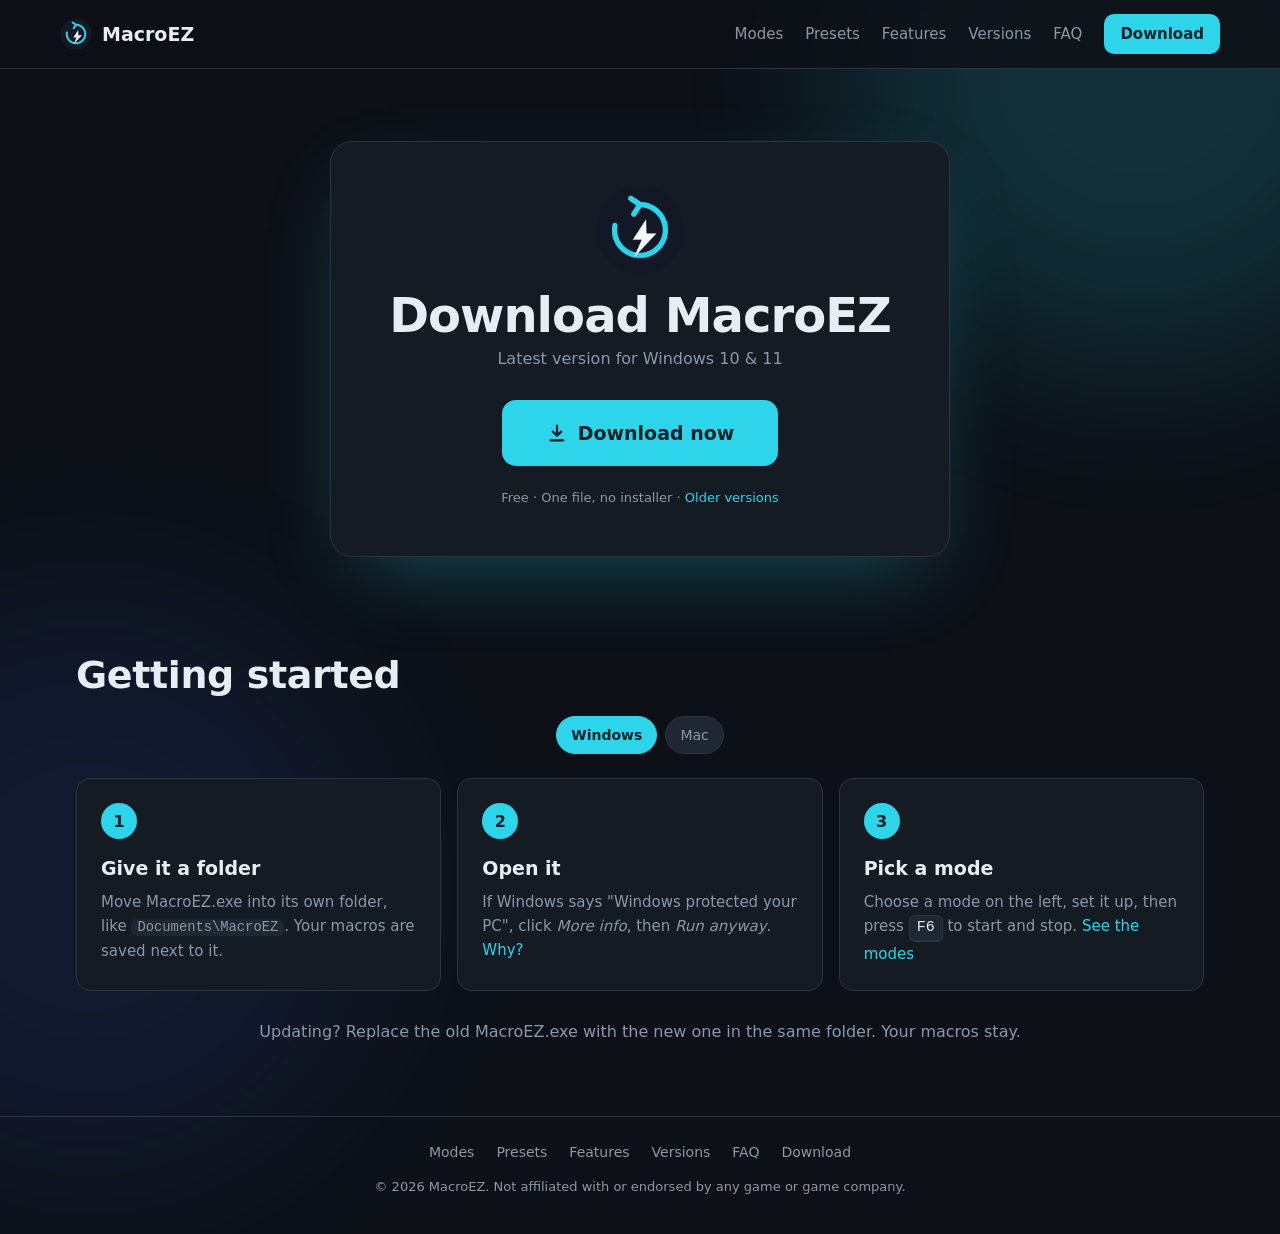
<file: download/index.html>
<!doctype html>
<html lang="en" class="no-js">
<head>
  <meta charset="utf-8">
  <meta name="viewport" content="width=device-width, initial-scale=1">
  <title>Download · MacroEZ</title>
  <meta name="description" content="Download MacroEZ for Windows and Mac. Free.">
  <meta property="og:title" content="Download · MacroEZ">
  <meta property="og:description" content="Download MacroEZ for Windows and Mac. Free.">
  <meta property="og:image" content="https://macroez.com/assets/shot-image.webp">
  <meta property="og:url" content="https://macroez.com/download/">
  <meta name="theme-color" content="#0d1117">
  <link rel="icon" href="/favicon.ico" sizes="any">
  <link rel="apple-touch-icon" href="/assets/apple-touch-icon.png">
  <link rel="stylesheet" href="/style.css">
  <script>document.documentElement.classList.replace("no-js", "js")</script>
</head>
<body>
  <header class="nav">
    <a class="brand" href="/"><img src="/assets/logo.png" alt="" width="32" height="32">MacroEZ</a>
    <nav aria-label="Main">
      <a href="/modes/">Modes</a>
      <a href="/presets/">Presets</a>
      <a href="/features/">Features</a>
      <a href="/versions/">Versions</a>
      <a href="/faq/">FAQ</a>
      <a class="btn btn-small" href="/download/" aria-current="page">Download</a>
    </nav>
  </header>

  <div class="glow glow-a" aria-hidden="true"></div><div class="glow glow-b" aria-hidden="true"></div>
  <main>

    <section class="section download">
      <div class="dl-panel reveal">
        <img class="float" src="/assets/logo.png" alt="" width="88" height="88">
        <h1 class="split">Download MacroEZ</h1>
        <p class="dl-meta" id="dl-meta">Latest version for Windows 10 &amp; 11</p>
        <a class="btn btn-big shine" id="download-now" href="https://github.com/aveeragoni/macroez/releases/latest/download/MacroEZ.exe">
          <svg viewBox="0 0 24 24" aria-hidden="true"><path d="M12 4v11m0 0-4.5-4.5M12 15l4.5-4.5M5 20h14"/></svg>
          Download now
        </a>
        <p class="fine">Free · One file, no installer · <a href="/versions/">Older versions</a></p>
      </div>
    </section>

    <section class="section tight mac-downloads" id="mac-downloads" hidden>
      <div class="dl-panel reveal">
        <h2>MacroEZ for Mac</h2>
        <p class="dl-meta">For macOS 11 or newer. Pick the one for your Mac's chip ( → About This Mac).</p>
        <div class="cta">
          <a class="btn shine" id="mac-arm" href="#">Download for Apple chip (M1 and newer)</a>
          <a class="btn btn-ghost" id="mac-intel" href="#">Download for Intel</a>
        </div>
        <p class="fine">Unzip it, drag MacroEZ into Applications, then follow <a href="#getting-started">Getting started</a> below.</p>
      </div>
    </section>

    <section class="section tight" id="getting-started">
      <h2 class="reveal split">Getting started</h2>
      <div class="chips os-pick reveal" role="tablist" aria-label="Your computer">
        <button class="chip on" type="button" role="tab" aria-selected="true" data-os="windows">Windows</button>
        <button class="chip" type="button" role="tab" aria-selected="false" data-os="mac">Mac</button>
      </div>
      <div data-os-panel="windows">
        <ol class="steps">
          <li class="card reveal" style="--delay: 0ms">
            <span class="step-num">1</span>
            <h3>Give it a folder</h3>
            <p>Move MacroEZ.exe into its own folder, like <code>Documents\MacroEZ</code>. Your macros are saved next to it.</p>
          </li>
          <li class="card reveal" style="--delay: 90ms">
            <span class="step-num">2</span>
            <h3>Open it</h3>
            <p>If Windows says "Windows protected your PC", click <em>More info</em>, then <em>Run anyway</em>. <a href="/faq/">Why?</a></p>
          </li>
          <li class="card reveal" style="--delay: 180ms">
            <span class="step-num">3</span>
            <h3>Pick a mode</h3>
            <p>Choose a mode on the left, set it up, then press <kbd>F6</kbd> to start and stop. <a href="/modes/">See the modes</a></p>
          </li>
        </ol>
        <p class="muted center reveal">Updating? Replace the old MacroEZ.exe with the new one in the same folder. Your macros stay.</p>
      </div>
      <div data-os-panel="mac" hidden>
        <ol class="steps steps-4">
          <li class="card reveal" style="--delay: 0ms">
            <span class="step-num">1</span>
            <h3>Put it in Applications</h3>
            <p>Open the zip you downloaded, then drag <strong>MacroEZ</strong> into your <strong>Applications</strong> folder.</p>
          </li>
          <li class="card reveal" style="--delay: 90ms">
            <span class="step-num">2</span>
            <h3>Open it</h3>
            <p>If macOS says it can't check the app, open <strong>System Settings → Privacy &amp; Security</strong>, scroll down and click <em>Open Anyway</em>.</p>
          </li>
          <li class="card reveal" style="--delay: 180ms">
            <span class="step-num">3</span>
            <h3>Allow it</h3>
            <p>Turn MacroEZ on in <strong>Accessibility</strong>, <strong>Input Monitoring</strong> and <strong>Screen Recording</strong> when it asks, then quit and reopen it. It needs these to click, hear your hotkeys and see the screen.</p>
          </li>
          <li class="card reveal" style="--delay: 270ms">
            <span class="step-num">4</span>
            <h3>Pick a mode</h3>
            <p>Choose a mode on the left, set it up, then press <kbd>F6</kbd> to start and stop. Some Macs need <kbd>fn</kbd> + <kbd>F6</kbd>. <a href="/modes/">See the modes</a></p>
          </li>
        </ol>
        <p class="muted center reveal">Updating? Replace MacroEZ in Applications with the new one. Your macros stay. If clicks or hotkeys stop working, turn MacroEZ off and on again in those three settings.</p>
      </div>
    </section>
  </main>

  <footer class="footer">
    <nav class="footer-links" aria-label="More">
      <a href="/modes/">Modes</a><a href="/presets/">Presets</a><a href="/features/">Features</a><a href="/versions/">Versions</a><a href="/faq/">FAQ</a><a href="/download/">Download</a>
    </nav>
    <p>© <span class="year">2026</span> MacroEZ. Not affiliated with or endorsed by any game or game company.</p>
  </footer>
  <script src="/site.js"></script>
</body>
</html>
</file>
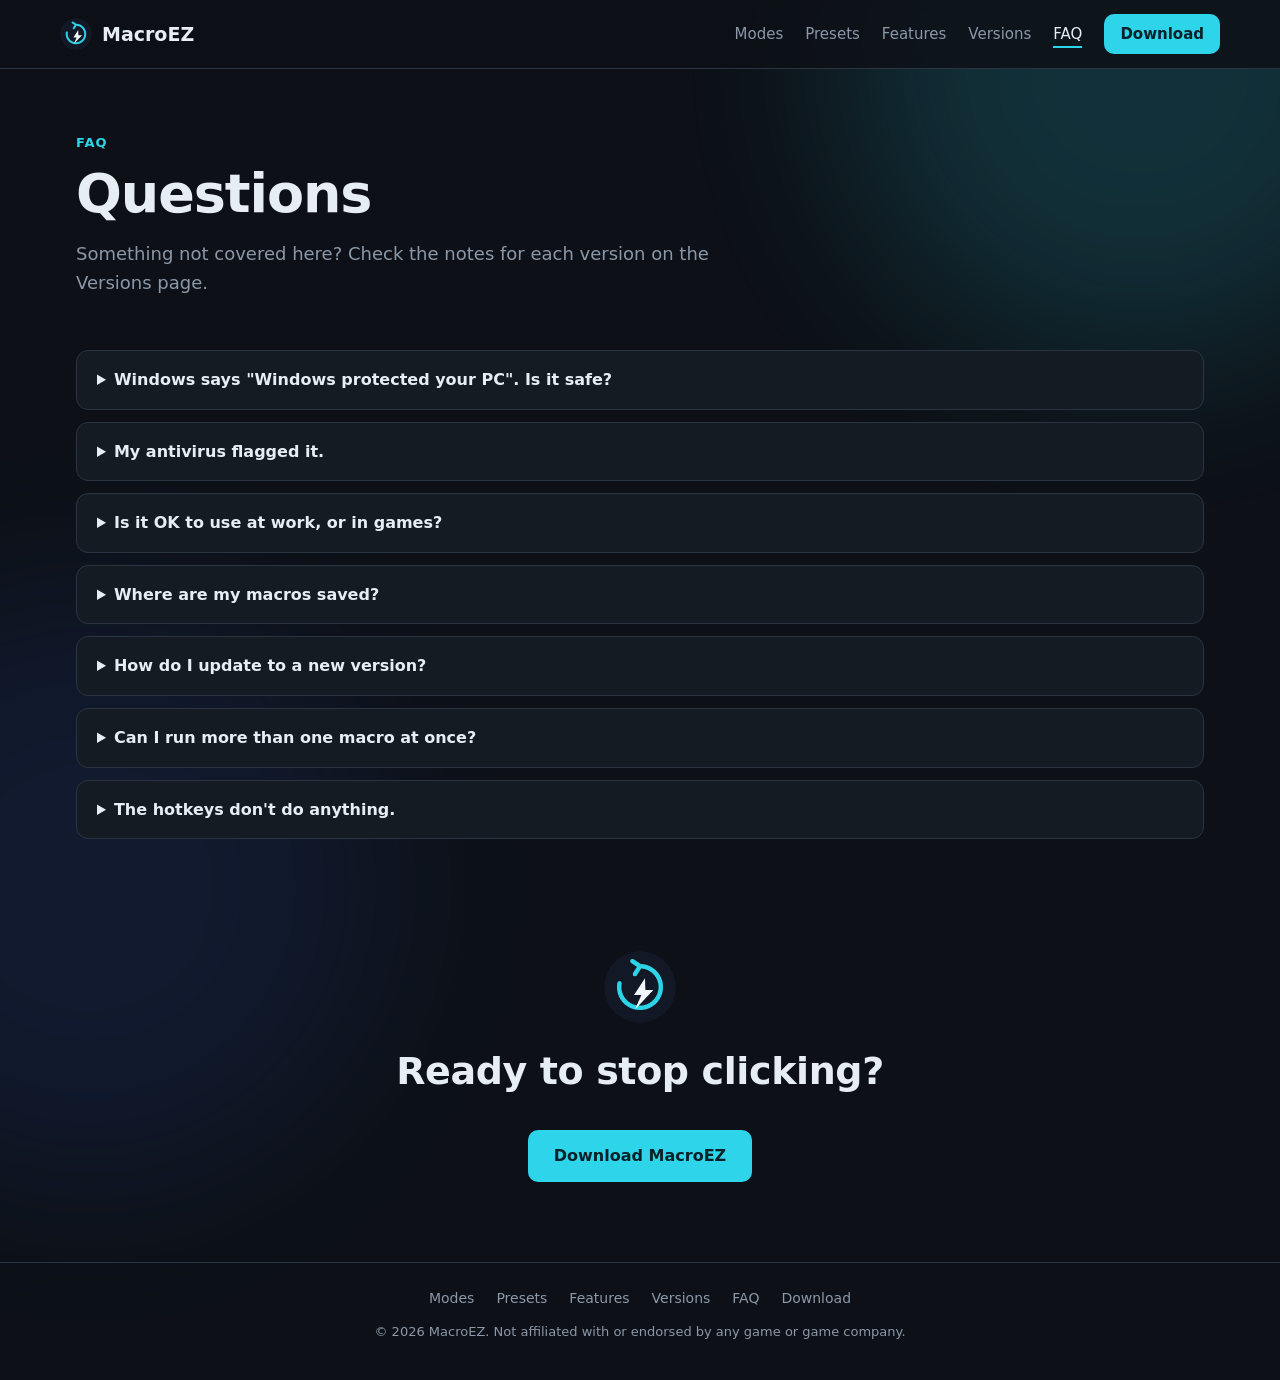
<file: faq/index.html>
<!doctype html>
<html lang="en" class="no-js">
<head>
  <meta charset="utf-8">
  <meta name="viewport" content="width=device-width, initial-scale=1">
  <title>FAQ · MacroEZ</title>
  <meta name="description" content="Answers to common questions about MacroEZ: Windows warnings, antivirus, updating, and where macros are saved.">
  <meta property="og:title" content="FAQ · MacroEZ">
  <meta property="og:description" content="Answers to common questions about MacroEZ: Windows warnings, antivirus, updating, and where macros are saved.">
  <meta property="og:image" content="https://macroez.com/assets/shot-image.webp">
  <meta property="og:url" content="https://macroez.com/faq/">
  <meta name="theme-color" content="#0d1117">
  <link rel="icon" href="/favicon.ico" sizes="any">
  <link rel="apple-touch-icon" href="/assets/apple-touch-icon.png">
  <link rel="stylesheet" href="/style.css">
  <script>document.documentElement.classList.replace("no-js", "js")</script>
</head>
<body>
  <header class="nav">
    <a class="brand" href="/"><img src="/assets/logo.png" alt="" width="32" height="32">MacroEZ</a>
    <nav aria-label="Main">
      <a href="/modes/">Modes</a>
      <a href="/presets/">Presets</a>
      <a href="/features/">Features</a>
      <a href="/versions/">Versions</a>
      <a href="/faq/" aria-current="page">FAQ</a>
      <a class="btn btn-small" href="/download/">Download</a>
    </nav>
  </header>

  <div class="glow glow-a" aria-hidden="true"></div><div class="glow glow-b" aria-hidden="true"></div>
  <main>
    <section class="page-head">
      <p class="eyebrow reveal">FAQ</p>
      <h1 class="reveal split" style="--delay: 60ms">Questions</h1>
      <p class="lead reveal" style="--delay: 140ms">Something not covered here? Check the notes for each version on the Versions page.</p>
    </section>

    <section class="section tight faq">
      <details class="reveal" style="--delay: 0ms">
        <summary>Windows says "Windows protected your PC". Is it safe?</summary>
        <p>Windows shows that for apps from small developers that haven't bought a code-signing certificate yet. Click <em>More info</em>, then <em>Run anyway</em>. Only download MacroEZ from this site.</p>
      </details>
      <details class="reveal" style="--delay: 60ms">
        <summary>My antivirus flagged it.</summary>
        <p>Apps that press keys and click for you, packed into a single file, sometimes get flagged by mistake. If you're unsure, don't run it.</p>
      </details>
      <details class="reveal" style="--delay: 120ms">
        <summary>Is it OK to use at work, or in games?</summary>
        <p>Usually, but check first. Some workplaces don't allow installing your own tools, so ask IT if you're unsure. Many online games ban automation and can punish accounts for it. You use MacroEZ at your own risk.</p>
      </details>
      <details class="reveal" style="--delay: 180ms">
        <summary>Where are my macros saved?</summary>
        <p>Next to MacroEZ.exe, in <code>config.json</code> and the <code>images</code> folder. Keep the .exe in its own folder and back up that folder to keep your macros.</p>
      </details>
      <details class="reveal" style="--delay: 240ms">
        <summary>How do I update to a new version?</summary>
        <p>Close MacroEZ, <a href="/download/">download the new version</a>, and put it in the same folder in place of the old MacroEZ.exe. Your macros and settings stay. See what changed on the <a href="/versions/">Versions</a> page.</p>
      </details>
      <details class="reveal" style="--delay: 300ms">
        <summary>Can I run more than one macro at once?</summary>
        <p>Yes. Open the Profiles page and give each profile its own profile key. Press a profile's key to start or stop it, even while another profile is running. They share one mouse and keyboard, so pair macros that won't get in each other's way, like a key spammer next to an image clicker.</p>
      </details>
      <details class="reveal" style="--delay: 360ms">
        <summary>The hotkeys don't do anything.</summary>
        <p>On many laptops the F-keys control brightness and volume unless you hold Fn. Open Settings in MacroEZ, press a key and watch "Last key seen", or pick a different key or a mouse side button.</p>
      </details>
    </section>

    <section class="section final">
      <img class="reveal float" src="/assets/logo.png" alt="" width="72" height="72">
      <h2 class="reveal split" style="--delay: 80ms">Ready to stop clicking?</h2>
      <a class="btn shine reveal" style="--delay: 160ms" href="/download/">Download MacroEZ</a>
    </section>
  </main>

  <footer class="footer">
    <nav class="footer-links" aria-label="More">
      <a href="/modes/">Modes</a><a href="/presets/">Presets</a><a href="/features/">Features</a><a href="/versions/">Versions</a><a href="/faq/">FAQ</a><a href="/download/">Download</a>
    </nav>
    <p>© <span class="year">2026</span> MacroEZ. Not affiliated with or endorsed by any game or game company.</p>
  </footer>
  <script src="/site.js"></script>
</body>
</html>
</file>
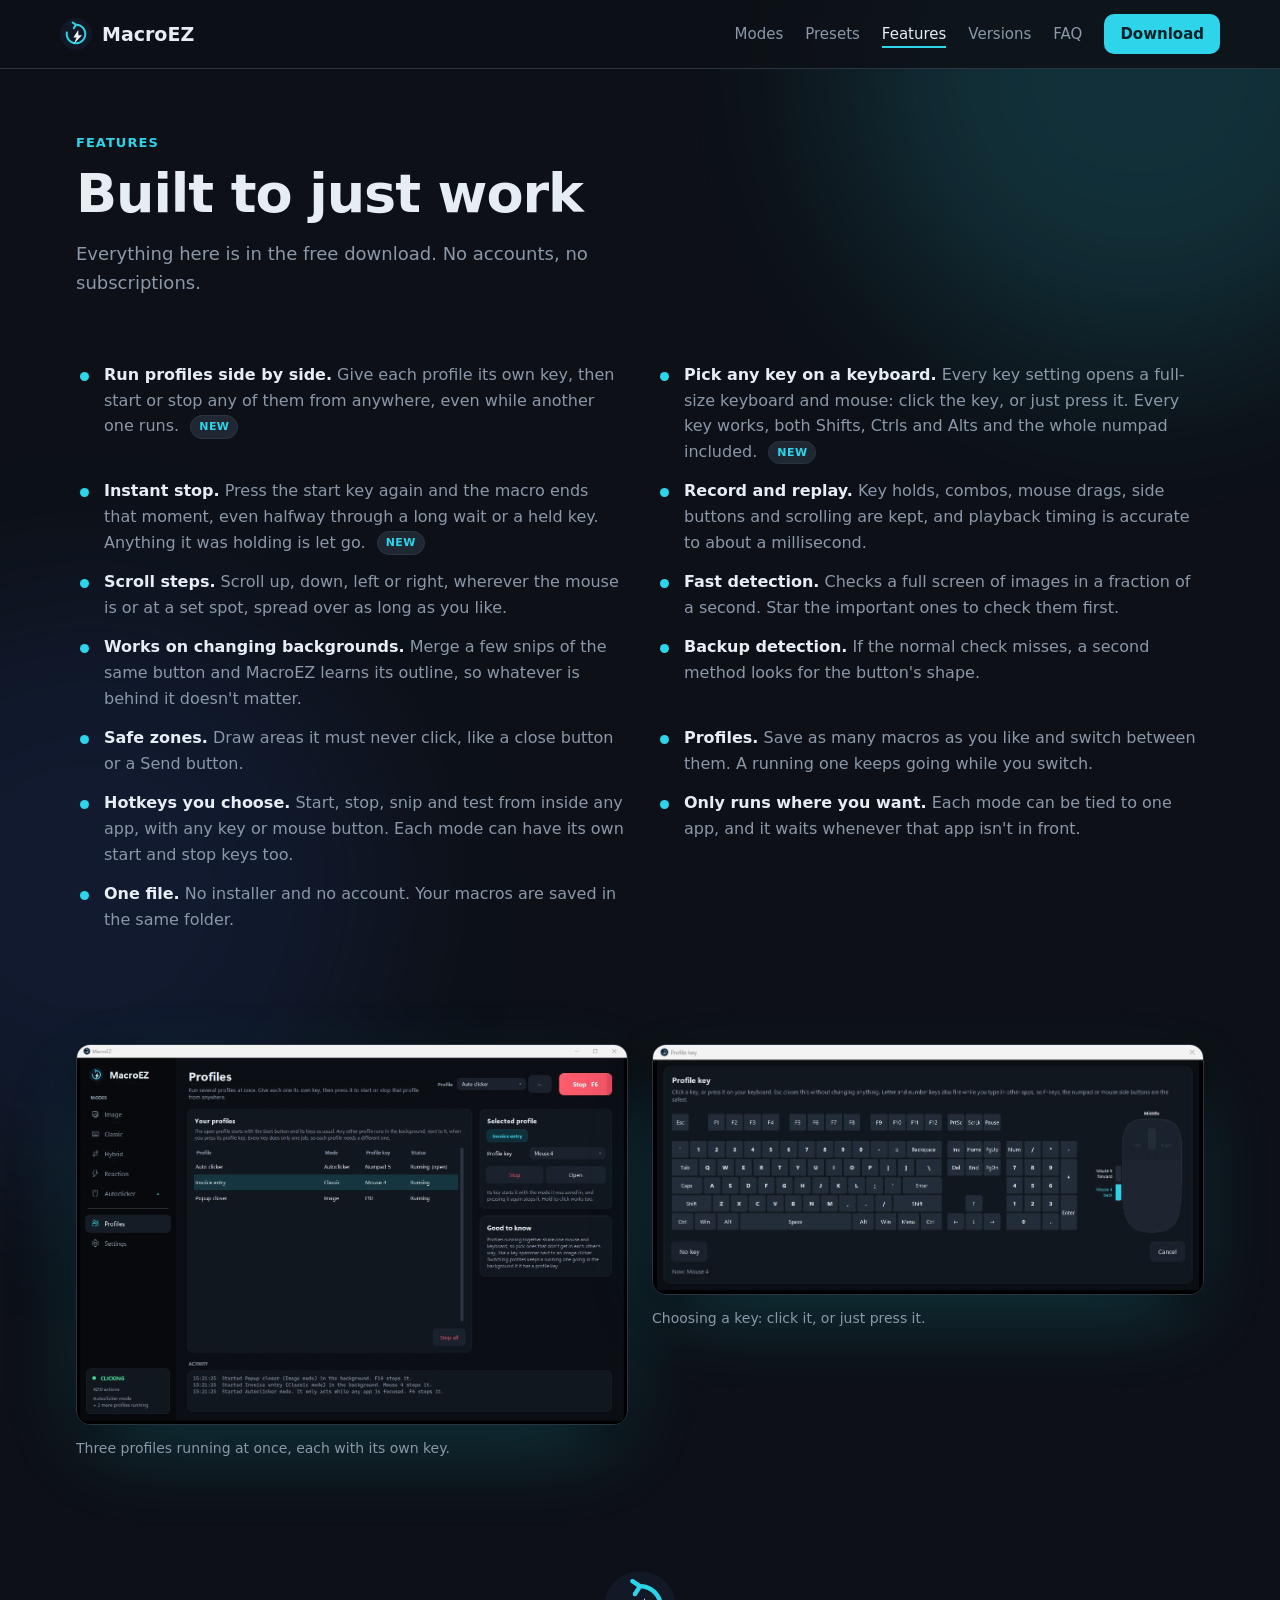
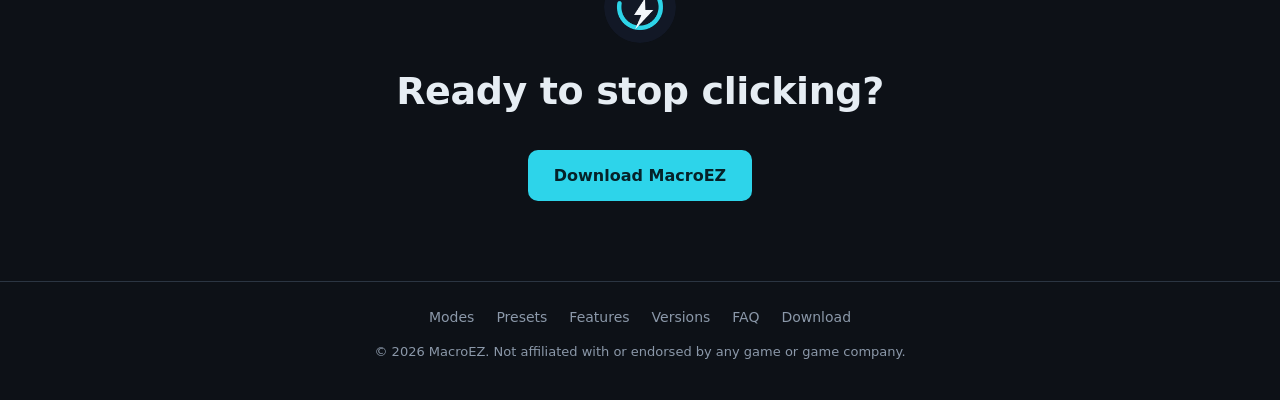
<file: features/index.html>
<!doctype html>
<html lang="en" class="no-js">
<head>
  <meta charset="utf-8">
  <meta name="viewport" content="width=device-width, initial-scale=1">
  <title>Features · MacroEZ</title>
  <meta name="description" content="What MacroEZ can do: profiles that run side by side, any key as a hotkey, instant stop, exact record and replay, fast image detection and more.">
  <meta property="og:title" content="Features · MacroEZ">
  <meta property="og:description" content="What MacroEZ can do: profiles that run side by side, any key as a hotkey, instant stop, exact record and replay, fast image detection and more.">
  <meta property="og:image" content="https://macroez.com/assets/shot-image.webp">
  <meta property="og:url" content="https://macroez.com/features/">
  <meta name="theme-color" content="#0d1117">
  <link rel="icon" href="/favicon.ico" sizes="any">
  <link rel="apple-touch-icon" href="/assets/apple-touch-icon.png">
  <link rel="stylesheet" href="/style.css">
  <script>document.documentElement.classList.replace("no-js", "js")</script>
</head>
<body>
  <header class="nav">
    <a class="brand" href="/"><img src="/assets/logo.png" alt="" width="32" height="32">MacroEZ</a>
    <nav aria-label="Main">
      <a href="/modes/">Modes</a>
      <a href="/presets/">Presets</a>
      <a href="/features/" aria-current="page">Features</a>
      <a href="/versions/">Versions</a>
      <a href="/faq/">FAQ</a>
      <a class="btn btn-small" href="/download/">Download</a>
    </nav>
  </header>

  <div class="glow glow-a" aria-hidden="true"></div><div class="glow glow-b" aria-hidden="true"></div>
  <main>
    <section class="page-head">
      <p class="eyebrow reveal">Features</p>
      <h1 class="reveal split" style="--delay: 60ms">Built to just work</h1>
      <p class="lead reveal" style="--delay: 140ms">Everything here is in the free download. No accounts, no subscriptions.</p>
    </section>

    <section class="section tight">
      <ul class="features">
        <li class="reveal" style="--delay: 0ms"><strong>Run profiles side by side.</strong> Give each profile its own key, then start or stop any of them from anywhere, even while another one runs. <span class="tag">New</span></li>
        <li class="reveal" style="--delay: 15ms"><strong>Pick any key on a keyboard.</strong> Every key setting opens a full-size keyboard and mouse: click the key, or just press it. Every key works, both Shifts, Ctrls and Alts and the whole numpad included. <span class="tag">New</span></li>
        <li class="reveal" style="--delay: 30ms"><strong>Instant stop.</strong> Press the start key again and the macro ends that moment, even halfway through a long wait or a held key. Anything it was holding is let go. <span class="tag">New</span></li>
        <li class="reveal" style="--delay: 45ms"><strong>Record and replay.</strong> Key holds, combos, mouse drags, side buttons and scrolling are kept, and playback timing is accurate to about a millisecond.</li>
        <li class="reveal" style="--delay: 30ms"><strong>Scroll steps.</strong> Scroll up, down, left or right, wherever the mouse is or at a set spot, spread over as long as you like.</li>
        <li class="reveal" style="--delay: 60ms"><strong>Fast detection.</strong> Checks a full screen of images in a fraction of a second. Star the important ones to check them first.</li>
        <li class="reveal" style="--delay: 90ms"><strong>Works on changing backgrounds.</strong> Merge a few snips of the same button and MacroEZ learns its outline, so whatever is behind it doesn't matter.</li>
        <li class="reveal" style="--delay: 120ms"><strong>Backup detection.</strong> If the normal check misses, a second method looks for the button's shape.</li>
        <li class="reveal" style="--delay: 150ms"><strong>Safe zones.</strong> Draw areas it must never click, like a close button or a Send button.</li>
        <li class="reveal" style="--delay: 180ms"><strong>Profiles.</strong> Save as many macros as you like and switch between them. A running one keeps going while you switch.</li>
        <li class="reveal" style="--delay: 210ms"><strong>Hotkeys you choose.</strong> Start, stop, snip and test from inside any app, with any key or mouse button. Each mode can have its own start and stop keys too.</li>
        <li class="reveal" style="--delay: 240ms"><strong>Only runs where you want.</strong> Each mode can be tied to one app, and it waits whenever that app isn't in front.</li>
        <li class="reveal" style="--delay: 270ms"><strong>One file.</strong> No installer and no account. Your macros are saved in the same folder.</li>
      </ul>
    </section>

    <section class="section showcase">
      <figure class="reveal" style="--delay: 0ms">
        <img src="/assets/shot-profiles.webp" alt="The Profiles page with three profiles running at once, each with its own key" width="1336" height="919" loading="lazy">
        <figcaption>Three profiles running at once, each with its own key.</figcaption>
      </figure>
      <figure class="reveal" style="--delay: 120ms">
        <img src="/assets/shot-keys.webp" alt="The key picker: a full-size keyboard with a mouse beside it" width="1157" height="524" loading="lazy">
        <figcaption>Choosing a key: click it, or just press it.</figcaption>
      </figure>
    </section>

    <section class="section final">
      <img class="reveal float" src="/assets/logo.png" alt="" width="72" height="72">
      <h2 class="reveal split" style="--delay: 80ms">Ready to stop clicking?</h2>
      <a class="btn shine reveal" style="--delay: 160ms" href="/download/">Download MacroEZ</a>
    </section>
  </main>

  <footer class="footer">
    <nav class="footer-links" aria-label="More">
      <a href="/modes/">Modes</a><a href="/presets/">Presets</a><a href="/features/">Features</a><a href="/versions/">Versions</a><a href="/faq/">FAQ</a><a href="/download/">Download</a>
    </nav>
    <p>© <span class="year">2026</span> MacroEZ. Not affiliated with or endorsed by any game or game company.</p>
  </footer>
  <script src="/site.js"></script>
</body>
</html>
</file>
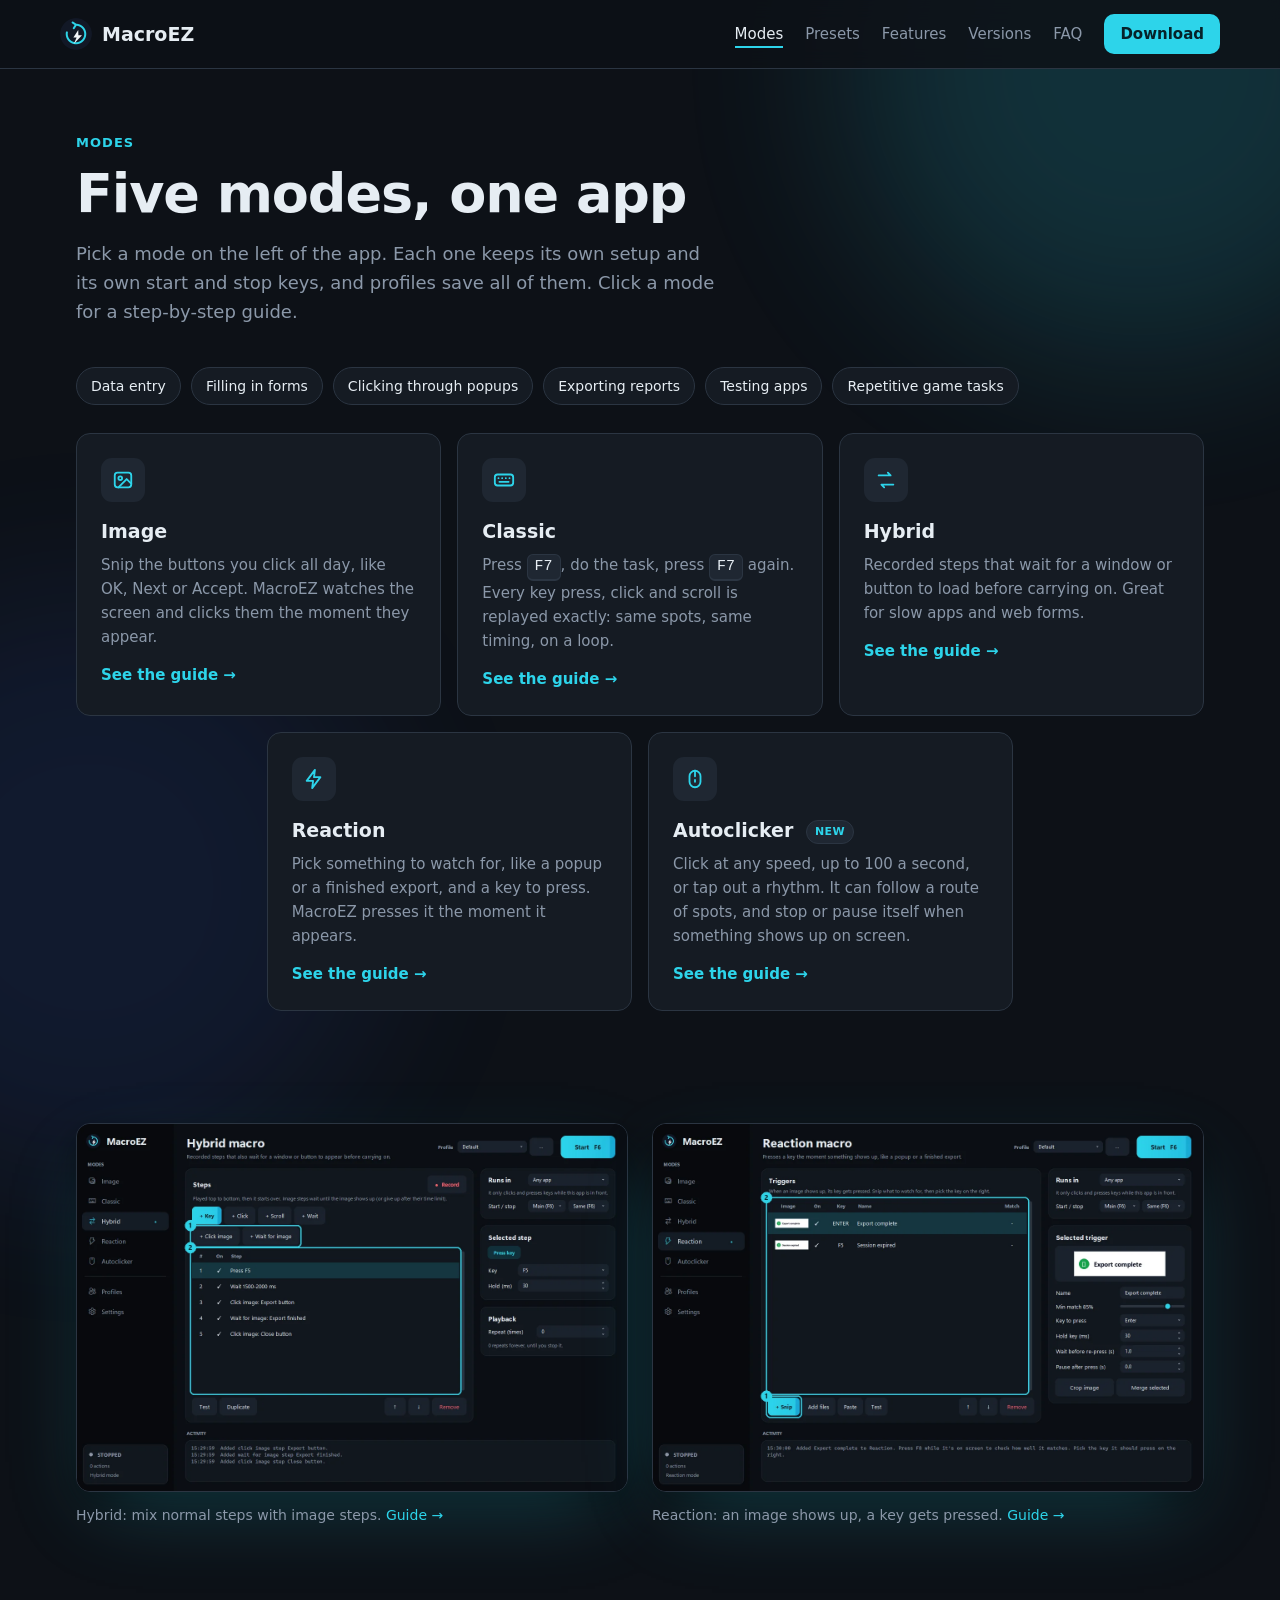
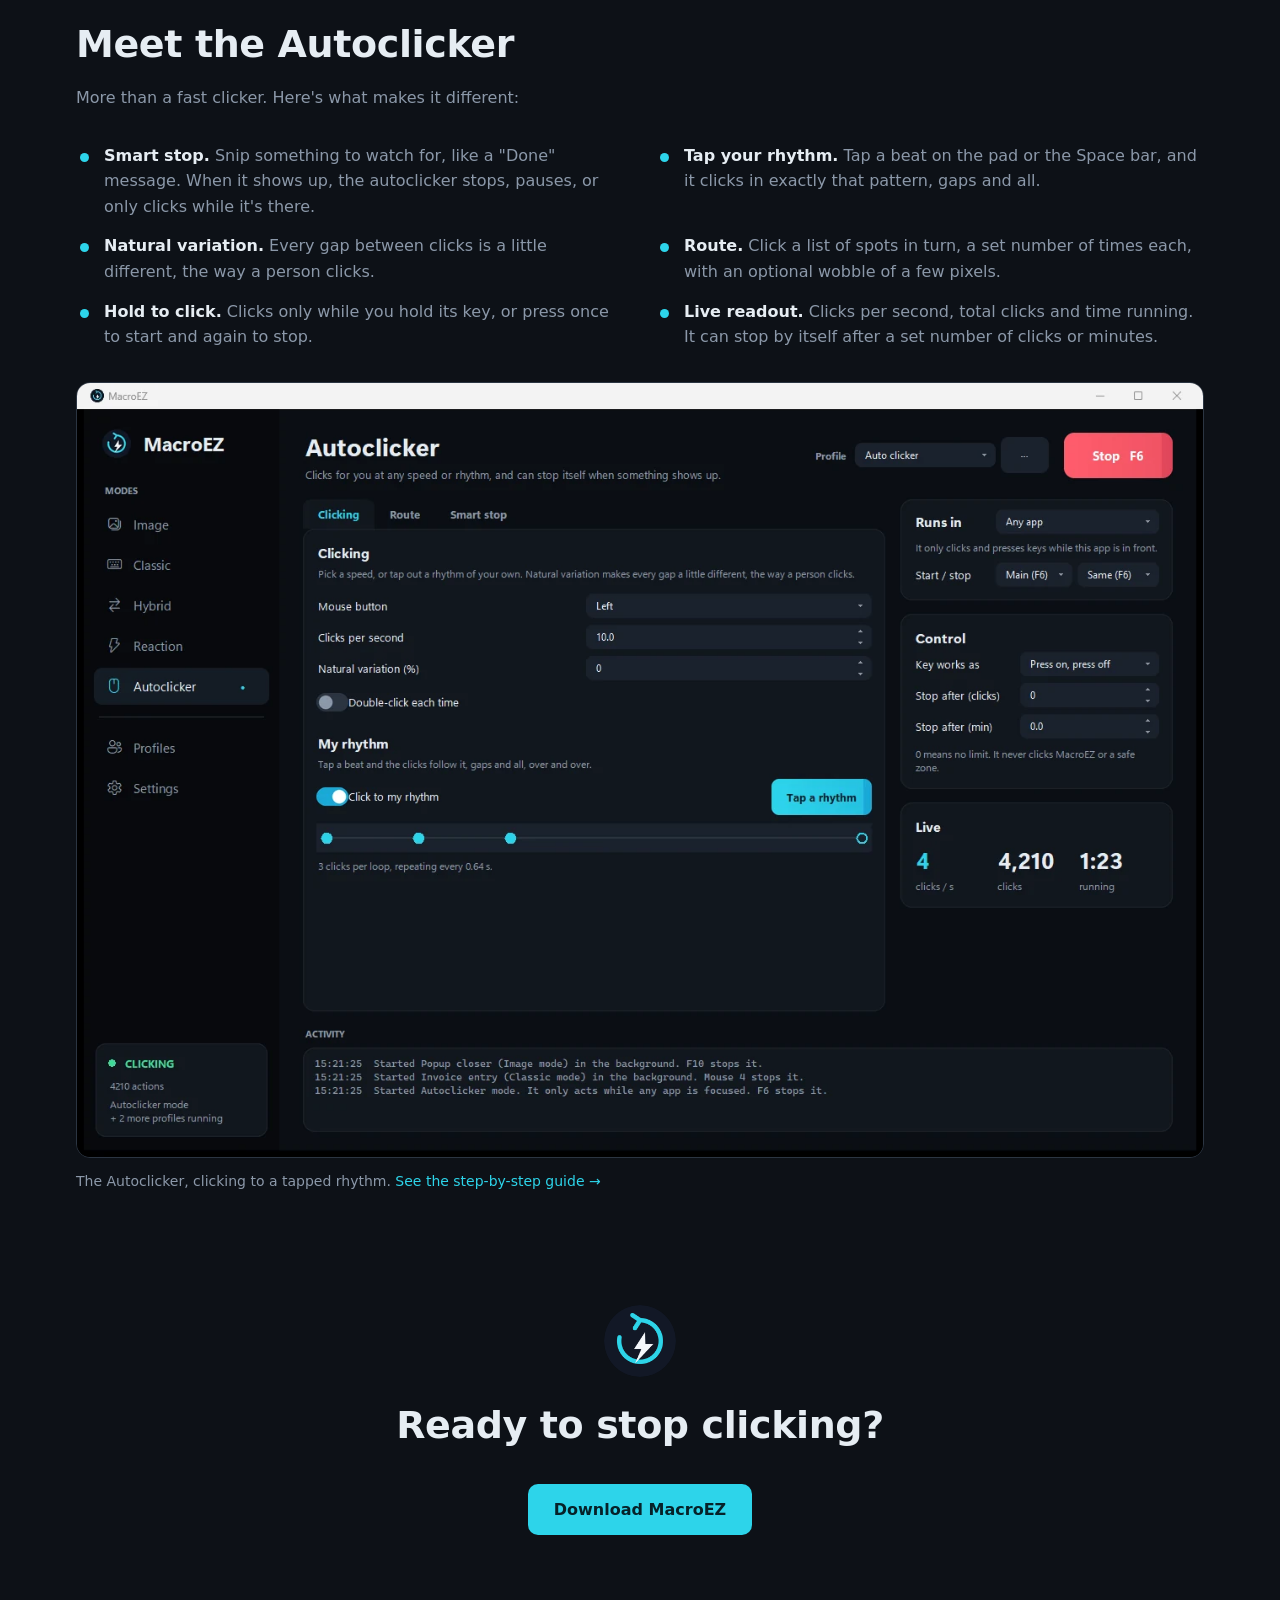
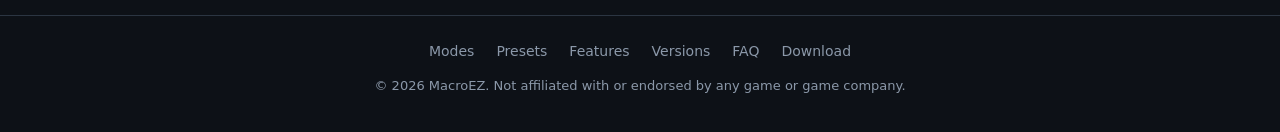
<file: modes/index.html>
<!doctype html>
<html lang="en" class="no-js">
<head>
  <meta charset="utf-8">
  <meta name="viewport" content="width=device-width, initial-scale=1">
  <title>Modes · MacroEZ</title>
  <meta name="description" content="MacroEZ's five modes: Image, Classic, Hybrid, Reaction and Autoclicker.">
  <meta property="og:title" content="Modes · MacroEZ">
  <meta property="og:description" content="MacroEZ's five modes: Image, Classic, Hybrid, Reaction and Autoclicker.">
  <meta property="og:image" content="https://macroez.com/assets/shot-image.webp">
  <meta property="og:url" content="https://macroez.com/modes/">
  <meta name="theme-color" content="#0d1117">
  <link rel="icon" href="/favicon.ico" sizes="any">
  <link rel="apple-touch-icon" href="/assets/apple-touch-icon.png">
  <link rel="stylesheet" href="/style.css">
  <script>document.documentElement.classList.replace("no-js", "js")</script>
</head>
<body>
  <header class="nav">
    <a class="brand" href="/"><img src="/assets/logo.png" alt="" width="32" height="32">MacroEZ</a>
    <nav aria-label="Main">
      <a href="/modes/" aria-current="page">Modes</a>
      <a href="/presets/">Presets</a>
      <a href="/features/">Features</a>
      <a href="/versions/">Versions</a>
      <a href="/faq/">FAQ</a>
      <a class="btn btn-small" href="/download/">Download</a>
    </nav>
  </header>

  <div class="glow glow-a" aria-hidden="true"></div><div class="glow glow-b" aria-hidden="true"></div>
  <main>
    <section class="page-head">
      <p class="eyebrow reveal">Modes</p>
      <h1 class="reveal split" style="--delay: 60ms">Five modes, one app</h1>
      <p class="lead reveal" style="--delay: 140ms">Pick a mode on the left of the app. Each one keeps its own setup and its own start and stop keys, and profiles save all of them. Click a mode for a step-by-step guide.</p>
    </section>

    <section class="section tight">
      <ul class="uses reveal" aria-label="Good for">
        <li>Data entry</li><li>Filling in forms</li><li>Clicking through popups</li><li>Exporting reports</li><li>Testing apps</li><li>Repetitive game tasks</li>
      </ul>
      <div class="cards cards-5">
        <a class="card link-card reveal" href="/modes/image/" style="--delay: 0ms">
          <div class="icon" aria-hidden="true">
            <svg viewBox="0 0 24 24"><rect x="3" y="4" width="18" height="16" rx="3"/><circle cx="9" cy="10" r="2"/><path d="m21 16-5-5-9 9"/></svg>
          </div>
          <h3>Image</h3>
          <p>Snip the buttons you click all day, like OK, Next or Accept. MacroEZ watches the screen and clicks them the moment they appear.</p>
          <span class="more">See the guide <span aria-hidden="true">→</span></span>
        </a>
        <a class="card link-card reveal" href="/modes/classic/" style="--delay: 90ms">
          <div class="icon" aria-hidden="true">
            <svg viewBox="0 0 24 24"><rect x="2" y="6" width="20" height="12" rx="3"/><path d="M6 10h.01M10 10h.01M14 10h.01M18 10h.01M7 14h10"/></svg>
          </div>
          <h3>Classic</h3>
          <p>Press <kbd>F7</kbd>, do the task, press <kbd>F7</kbd> again. Every key press, click and scroll is replayed exactly: same spots, same timing, on a loop.</p>
          <span class="more">See the guide <span aria-hidden="true">→</span></span>
        </a>
        <a class="card link-card reveal" href="/modes/hybrid/" style="--delay: 180ms">
          <div class="icon" aria-hidden="true">
            <svg viewBox="0 0 24 24"><path d="M4 7h13l-3-3M20 17H7l3 3"/></svg>
          </div>
          <h3>Hybrid</h3>
          <p>Recorded steps that wait for a window or button to load before carrying on. Great for slow apps and web forms.</p>
          <span class="more">See the guide <span aria-hidden="true">→</span></span>
        </a>
        <a class="card link-card reveal" href="/modes/reaction/" style="--delay: 270ms">
          <div class="icon" aria-hidden="true">
            <svg viewBox="0 0 24 24"><path d="M13 2 4 14h7l-1 8 9-12h-7z"/></svg>
          </div>
          <h3>Reaction</h3>
          <p>Pick something to watch for, like a popup or a finished export, and a key to press. MacroEZ presses it the moment it appears.</p>
          <span class="more">See the guide <span aria-hidden="true">→</span></span>
        </a>
        <a class="card link-card reveal" href="/modes/autoclicker/" style="--delay: 360ms">
          <div class="icon" aria-hidden="true">
            <svg viewBox="0 0 24 24"><rect x="6" y="3" width="12" height="18" rx="6"/><path d="M12 3v6M12 13v2"/></svg>
          </div>
          <h3>Autoclicker <span class="tag">New</span></h3>
          <p>Click at any speed, up to 100 a second, or tap out a rhythm. It can follow a route of spots, and stop or pause itself when something shows up on screen.</p>
          <span class="more">See the guide <span aria-hidden="true">→</span></span>
        </a>
      </div>
    </section>

    <section class="section showcase">
      <figure class="reveal" style="--delay: 0ms">
        <img src="/assets/guides/hybrid-1.webp" alt="Hybrid steps mixing a key press, a wait and image steps" width="1320" height="880" loading="lazy">
        <figcaption>Hybrid: mix normal steps with image steps. <a href="/modes/hybrid/">Guide →</a></figcaption>
      </figure>
      <figure class="reveal" style="--delay: 120ms">
        <img src="/assets/guides/reaction-1.webp" alt="Reaction triggers and the keys they press" width="1320" height="880" loading="lazy">
        <figcaption>Reaction: an image shows up, a key gets pressed. <a href="/modes/reaction/">Guide →</a></figcaption>
      </figure>
    </section>

    <section class="section tight">
      <h2 class="reveal split">Meet the Autoclicker</h2>
      <p class="section-lead reveal" style="--delay: 80ms">More than a fast clicker. Here's what makes it different:</p>
      <ul class="features">
        <li class="reveal" style="--delay: 0ms"><strong>Smart stop.</strong> Snip something to watch for, like a "Done" message. When it shows up, the autoclicker stops, pauses, or only clicks while it's there.</li>
        <li class="reveal" style="--delay: 30ms"><strong>Tap your rhythm.</strong> Tap a beat on the pad or the Space bar, and it clicks in exactly that pattern, gaps and all.</li>
        <li class="reveal" style="--delay: 60ms"><strong>Natural variation.</strong> Every gap between clicks is a little different, the way a person clicks.</li>
        <li class="reveal" style="--delay: 90ms"><strong>Route.</strong> Click a list of spots in turn, a set number of times each, with an optional wobble of a few pixels.</li>
        <li class="reveal" style="--delay: 120ms"><strong>Hold to click.</strong> Clicks only while you hold its key, or press once to start and again to stop.</li>
        <li class="reveal" style="--delay: 150ms"><strong>Live readout.</strong> Clicks per second, total clicks and time running. It can stop by itself after a set number of clicks or minutes.</li>
      </ul>
      <figure class="reveal wide-shot" style="--delay: 120ms">
        <img src="/assets/shot-autoclick.webp" alt="The Autoclicker clicking to a tapped rhythm, with live clicks per second" width="1336" height="919" loading="lazy">
        <figcaption>The Autoclicker, clicking to a tapped rhythm. <a href="/modes/autoclicker/">See the step-by-step guide →</a></figcaption>
      </figure>
    </section>

    <section class="section final">
      <img class="reveal float" src="/assets/logo.png" alt="" width="72" height="72">
      <h2 class="reveal split" style="--delay: 80ms">Ready to stop clicking?</h2>
      <a class="btn shine reveal" style="--delay: 160ms" href="/download/">Download MacroEZ</a>
    </section>
  </main>

  <footer class="footer">
    <nav class="footer-links" aria-label="More">
      <a href="/modes/">Modes</a><a href="/presets/">Presets</a><a href="/features/">Features</a><a href="/versions/">Versions</a><a href="/faq/">FAQ</a><a href="/download/">Download</a>
    </nav>
    <p>© <span class="year">2026</span> MacroEZ. Not affiliated with or endorsed by any game or game company.</p>
  </footer>
  <script src="/site.js"></script>
</body>
</html>
</file>
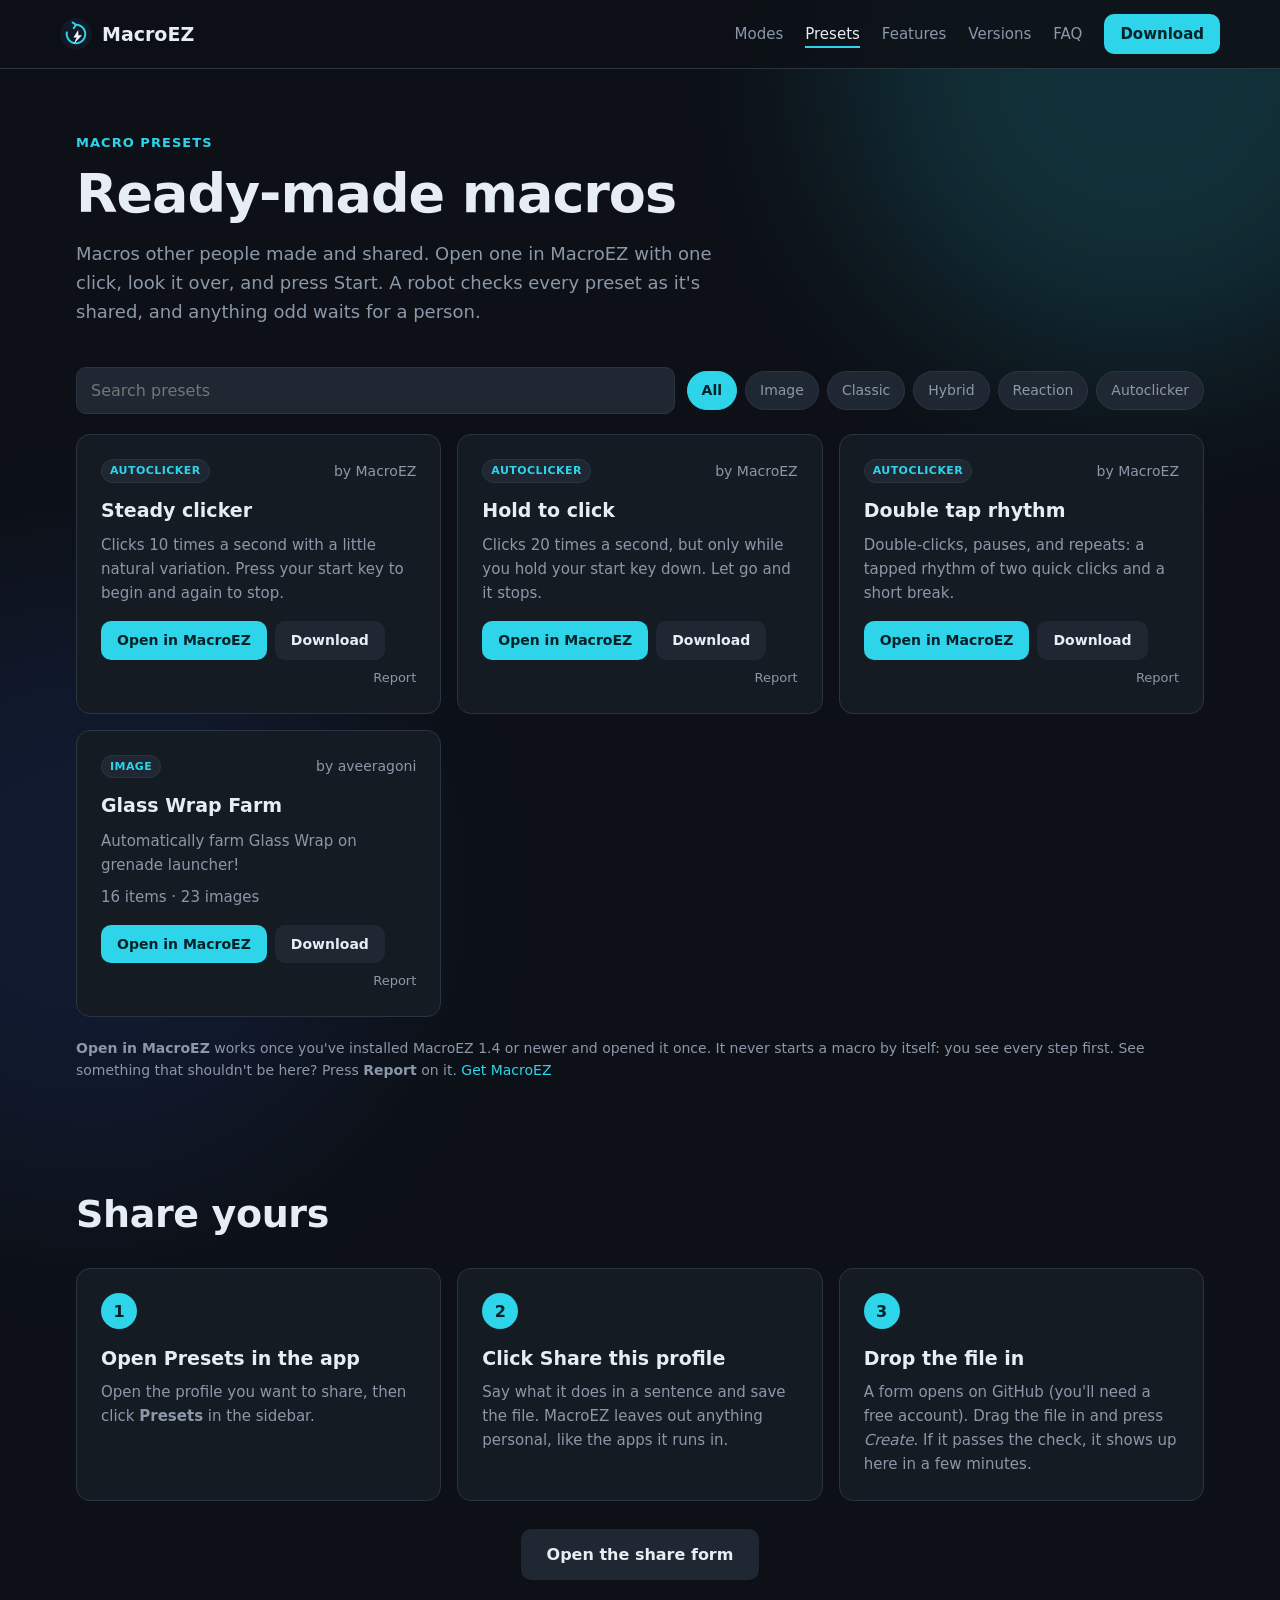
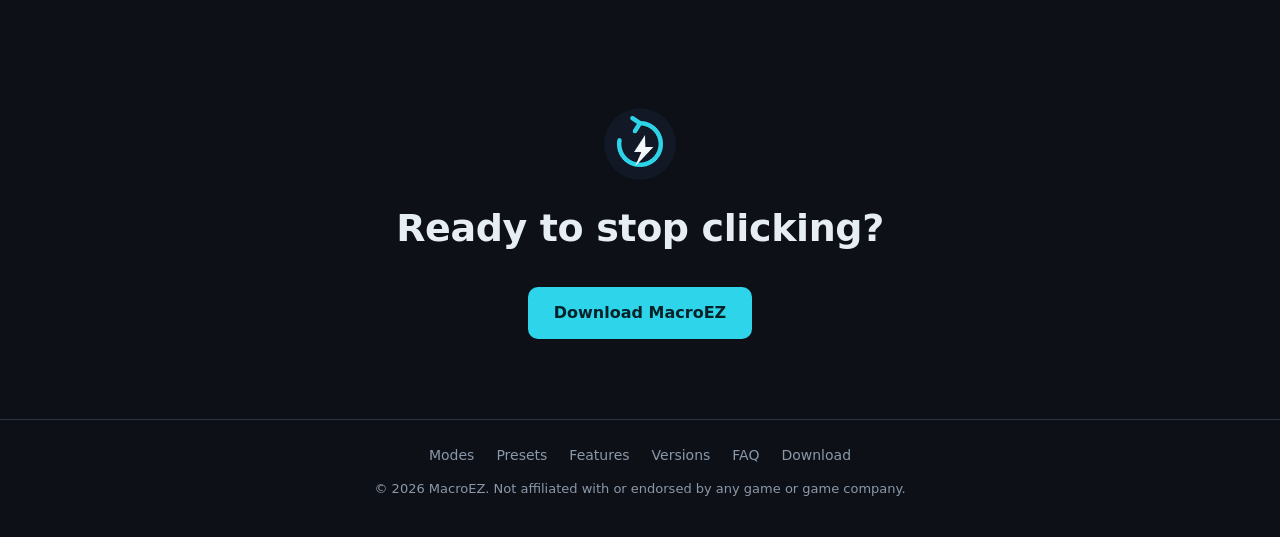
<file: presets/index.html>
<!doctype html>
<html lang="en" class="no-js">
<head>
  <meta charset="utf-8">
  <meta name="viewport" content="width=device-width, initial-scale=1">
  <title>Macro presets · MacroEZ</title>
  <meta name="description" content="Ready-made MacroEZ macros shared by other people. Open one in MacroEZ in one click, or share your own.">
  <meta property="og:title" content="Macro presets · MacroEZ">
  <meta property="og:description" content="Ready-made MacroEZ macros shared by other people. Open one in MacroEZ in one click, or share your own.">
  <meta property="og:image" content="https://macroez.com/assets/shot-image.webp">
  <meta property="og:url" content="https://macroez.com/presets/">
  <meta name="theme-color" content="#0d1117">
  <link rel="icon" href="/favicon.ico" sizes="any">
  <link rel="apple-touch-icon" href="/assets/apple-touch-icon.png">
  <link rel="stylesheet" href="/style.css">
  <script>document.documentElement.classList.replace("no-js", "js")</script>
</head>
<body>
  <header class="nav">
    <a class="brand" href="/"><img src="/assets/logo.png" alt="" width="32" height="32">MacroEZ</a>
    <nav aria-label="Main">
      <a href="/modes/">Modes</a>
      <a href="/presets/" aria-current="page">Presets</a>
      <a href="/features/">Features</a>
      <a href="/versions/">Versions</a>
      <a href="/faq/">FAQ</a>
      <a class="btn btn-small" href="/download/">Download</a>
    </nav>
  </header>

  <div class="glow glow-a" aria-hidden="true"></div><div class="glow glow-b" aria-hidden="true"></div>
  <main>
    <section class="page-head">
      <p class="eyebrow reveal">Macro presets</p>
      <h1 class="reveal split" style="--delay: 60ms">Ready-made macros</h1>
      <p class="lead reveal" style="--delay: 140ms">Macros other people made and shared. Open one in MacroEZ with one click, look it over, and press Start. A robot checks every preset as it's shared, and anything odd waits for a person.</p>
    </section>

    <section class="section tight">
      <div class="preset-tools reveal">
        <input type="search" id="preset-search" placeholder="Search presets" aria-label="Search presets">
        <div class="chips" id="preset-modes" role="group" aria-label="Filter by mode">
          <button type="button" class="chip on" data-mode="">All</button>
          <button type="button" class="chip" data-mode="image">Image</button>
          <button type="button" class="chip" data-mode="classic">Classic</button>
          <button type="button" class="chip" data-mode="hybrid">Hybrid</button>
          <button type="button" class="chip" data-mode="reaction">Reaction</button>
          <button type="button" class="chip" data-mode="autoclick">Autoclicker</button>
        </div>
      </div>
      <div class="preset-grid" id="preset-list" aria-live="polite">
        <p class="muted loading">Loading presets…</p>
        <noscript><p class="muted">Turn on JavaScript to see the presets, or open <strong>Presets</strong> in the MacroEZ app.</p></noscript>
      </div>
      <p class="muted fine-print reveal"><strong>Open in MacroEZ</strong> works once you've installed MacroEZ 1.4 or newer and opened it once. It never starts a macro by itself: you see every step first. See something that shouldn't be here? Press <strong>Report</strong> on it. <a href="/download/">Get MacroEZ</a></p>
    </section>

    <section class="section tight">
      <h2 class="reveal split">Share yours</h2>
      <ol class="steps">
        <li class="card reveal" style="--delay: 0ms">
          <span class="step-num">1</span>
          <h3>Open Presets in the app</h3>
          <p>Open the profile you want to share, then click <strong>Presets</strong> in the sidebar.</p>
        </li>
        <li class="card reveal" style="--delay: 90ms">
          <span class="step-num">2</span>
          <h3>Click Share this profile</h3>
          <p>Say what it does in a sentence and save the file. MacroEZ leaves out anything personal, like the apps it runs in.</p>
        </li>
        <li class="card reveal" style="--delay: 180ms">
          <span class="step-num">3</span>
          <h3>Drop the file in</h3>
          <p>A form opens on GitHub (you'll need a free account). Drag the file in and press <em>Create</em>. If it passes the check, it shows up here in a few minutes.</p>
        </li>
      </ol>
      <p class="center reveal"><a class="btn btn-ghost" href="https://github.com/aveeragoni/macroez/issues/new?template=preset.yml">Open the share form</a></p>
    </section>

    <section class="section final">
      <img class="reveal float" src="/assets/logo.png" alt="" width="72" height="72">
      <h2 class="reveal split" style="--delay: 80ms">Ready to stop clicking?</h2>
      <a class="btn shine reveal" style="--delay: 160ms" href="/download/">Download MacroEZ</a>
    </section>
  </main>

  <footer class="footer">
    <nav class="footer-links" aria-label="More">
      <a href="/modes/">Modes</a><a href="/presets/">Presets</a><a href="/features/">Features</a><a href="/versions/">Versions</a><a href="/faq/">FAQ</a><a href="/download/">Download</a>
    </nav>
    <p>© <span class="year">2026</span> MacroEZ. Not affiliated with or endorsed by any game or game company.</p>
  </footer>
  <script src="/site.js"></script>
</body>
</html>
</file>
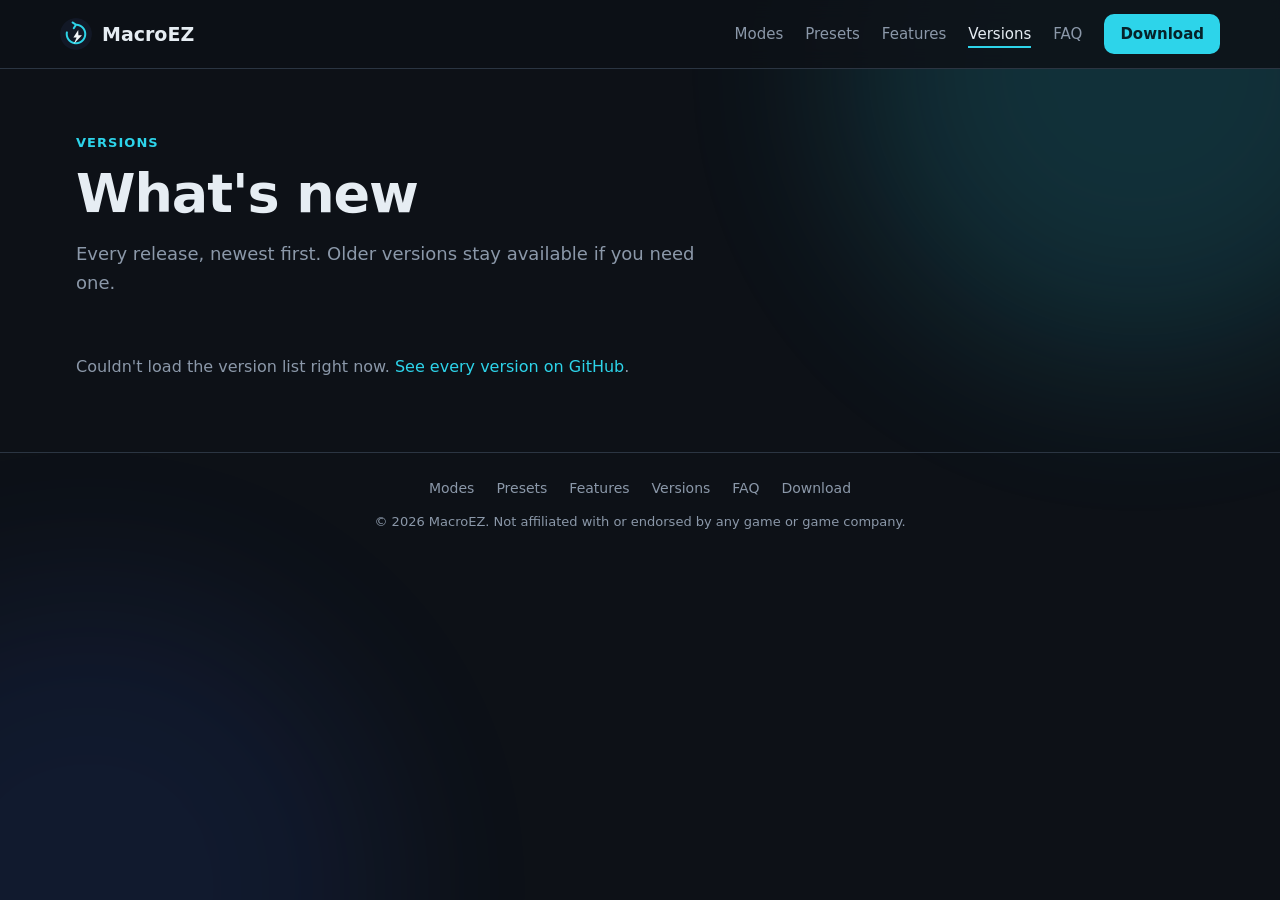
<file: versions/index.html>
<!doctype html>
<html lang="en" class="no-js">
<head>
  <meta charset="utf-8">
  <meta name="viewport" content="width=device-width, initial-scale=1">
  <title>Versions · MacroEZ</title>
  <meta name="description" content="Every MacroEZ release, what changed in each one, and downloads for older versions.">
  <meta property="og:title" content="Versions · MacroEZ">
  <meta property="og:description" content="Every MacroEZ release, what changed in each one, and downloads for older versions.">
  <meta property="og:image" content="https://macroez.com/assets/shot-image.webp">
  <meta property="og:url" content="https://macroez.com/versions/">
  <meta name="theme-color" content="#0d1117">
  <link rel="icon" href="/favicon.ico" sizes="any">
  <link rel="apple-touch-icon" href="/assets/apple-touch-icon.png">
  <link rel="stylesheet" href="/style.css">
  <script>document.documentElement.classList.replace("no-js", "js")</script>
</head>
<body>
  <header class="nav">
    <a class="brand" href="/"><img src="/assets/logo.png" alt="" width="32" height="32">MacroEZ</a>
    <nav aria-label="Main">
      <a href="/modes/">Modes</a>
      <a href="/presets/">Presets</a>
      <a href="/features/">Features</a>
      <a href="/versions/" aria-current="page">Versions</a>
      <a href="/faq/">FAQ</a>
      <a class="btn btn-small" href="/download/">Download</a>
    </nav>
  </header>

  <div class="glow glow-a" aria-hidden="true"></div><div class="glow glow-b" aria-hidden="true"></div>
  <main>
    <section class="page-head">
      <p class="eyebrow reveal">Versions</p>
      <h1 class="reveal split" style="--delay: 60ms">What's new</h1>
      <p class="lead reveal" style="--delay: 140ms">Every release, newest first. Older versions stay available if you need one.</p>
    </section>

    <section class="section tight">
      <div class="releases" id="version-list" aria-live="polite">
        <p class="muted loading">Loading versions…</p>
        <noscript><p class="muted">Turn on JavaScript to see the list here, or <a href="https://github.com/aveeragoni/macroez/releases">see every version on GitHub</a>.</p></noscript>
      </div>
    </section>
  </main>

  <footer class="footer">
    <nav class="footer-links" aria-label="More">
      <a href="/modes/">Modes</a><a href="/presets/">Presets</a><a href="/features/">Features</a><a href="/versions/">Versions</a><a href="/faq/">FAQ</a><a href="/download/">Download</a>
    </nav>
    <p>© <span class="year">2026</span> MacroEZ. Not affiliated with or endorsed by any game or game company.</p>
  </footer>
  <script src="/site.js"></script>
</body>
</html>
</file>
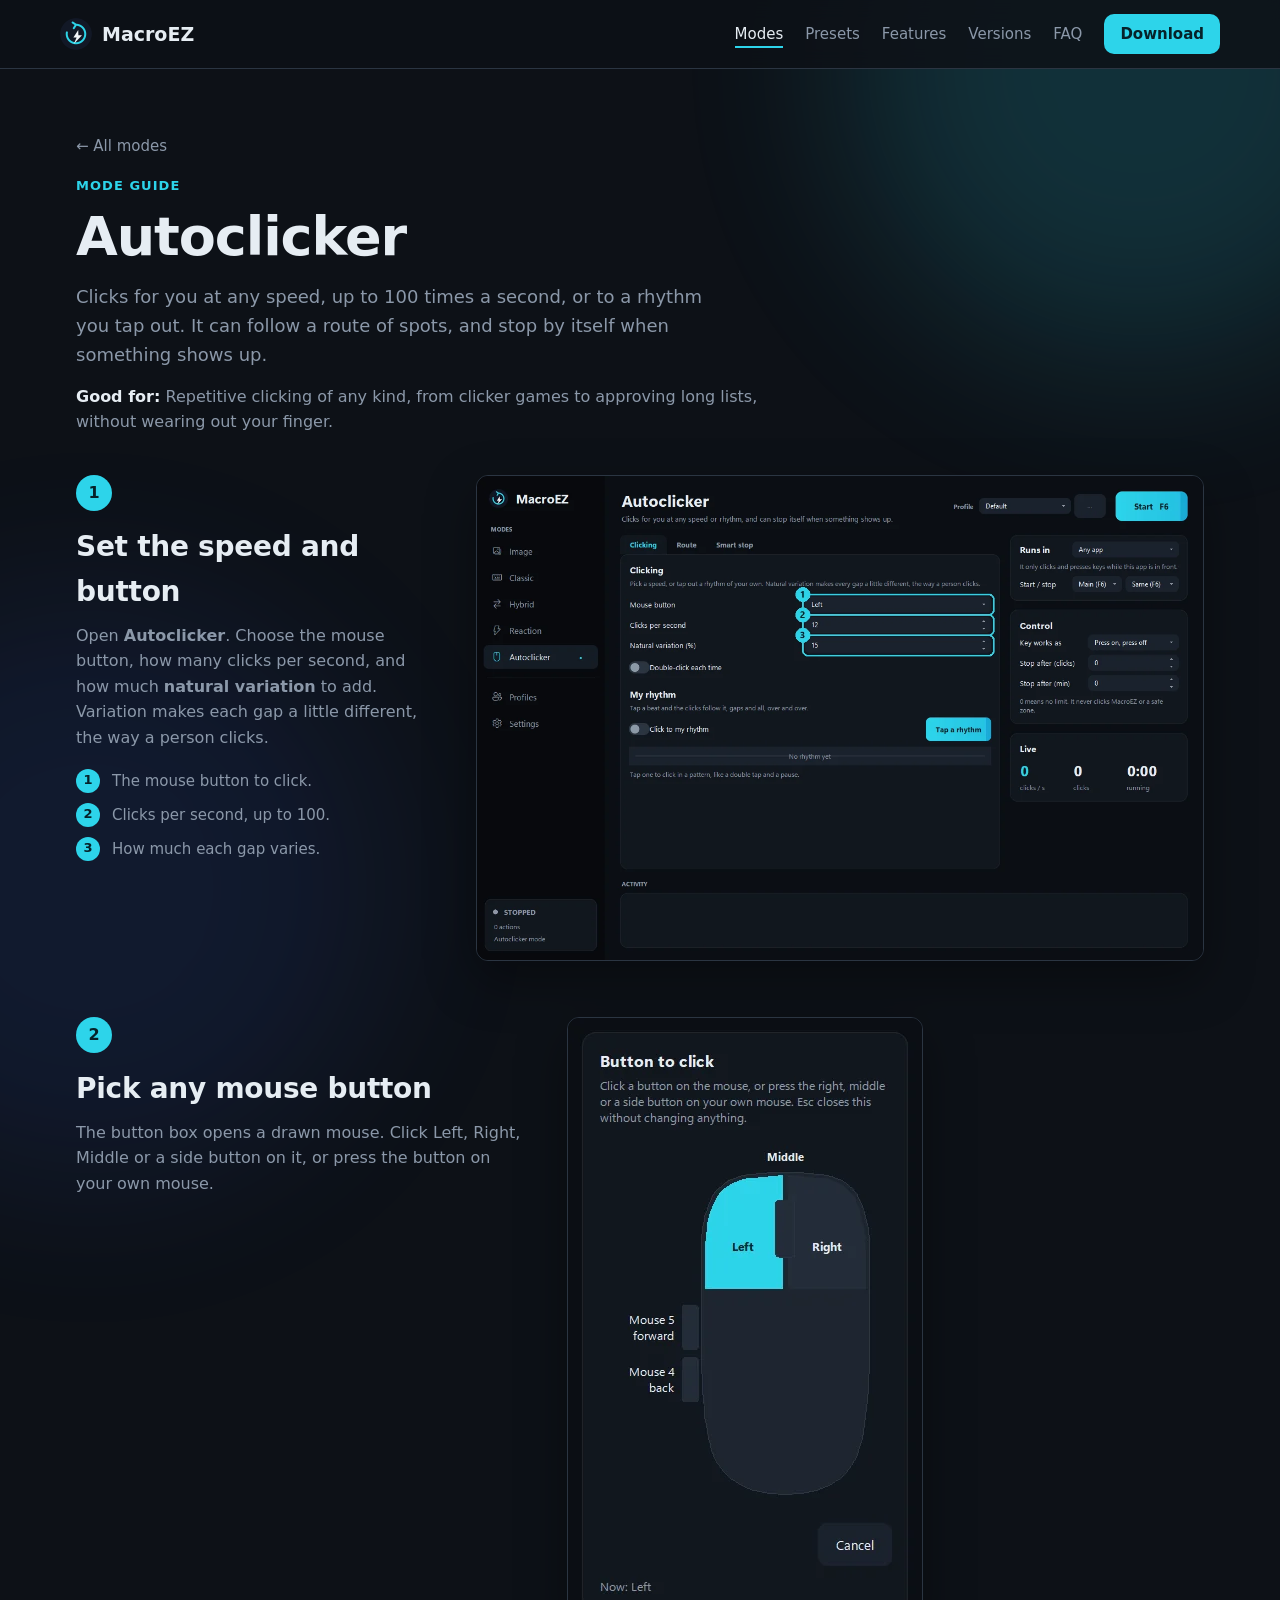
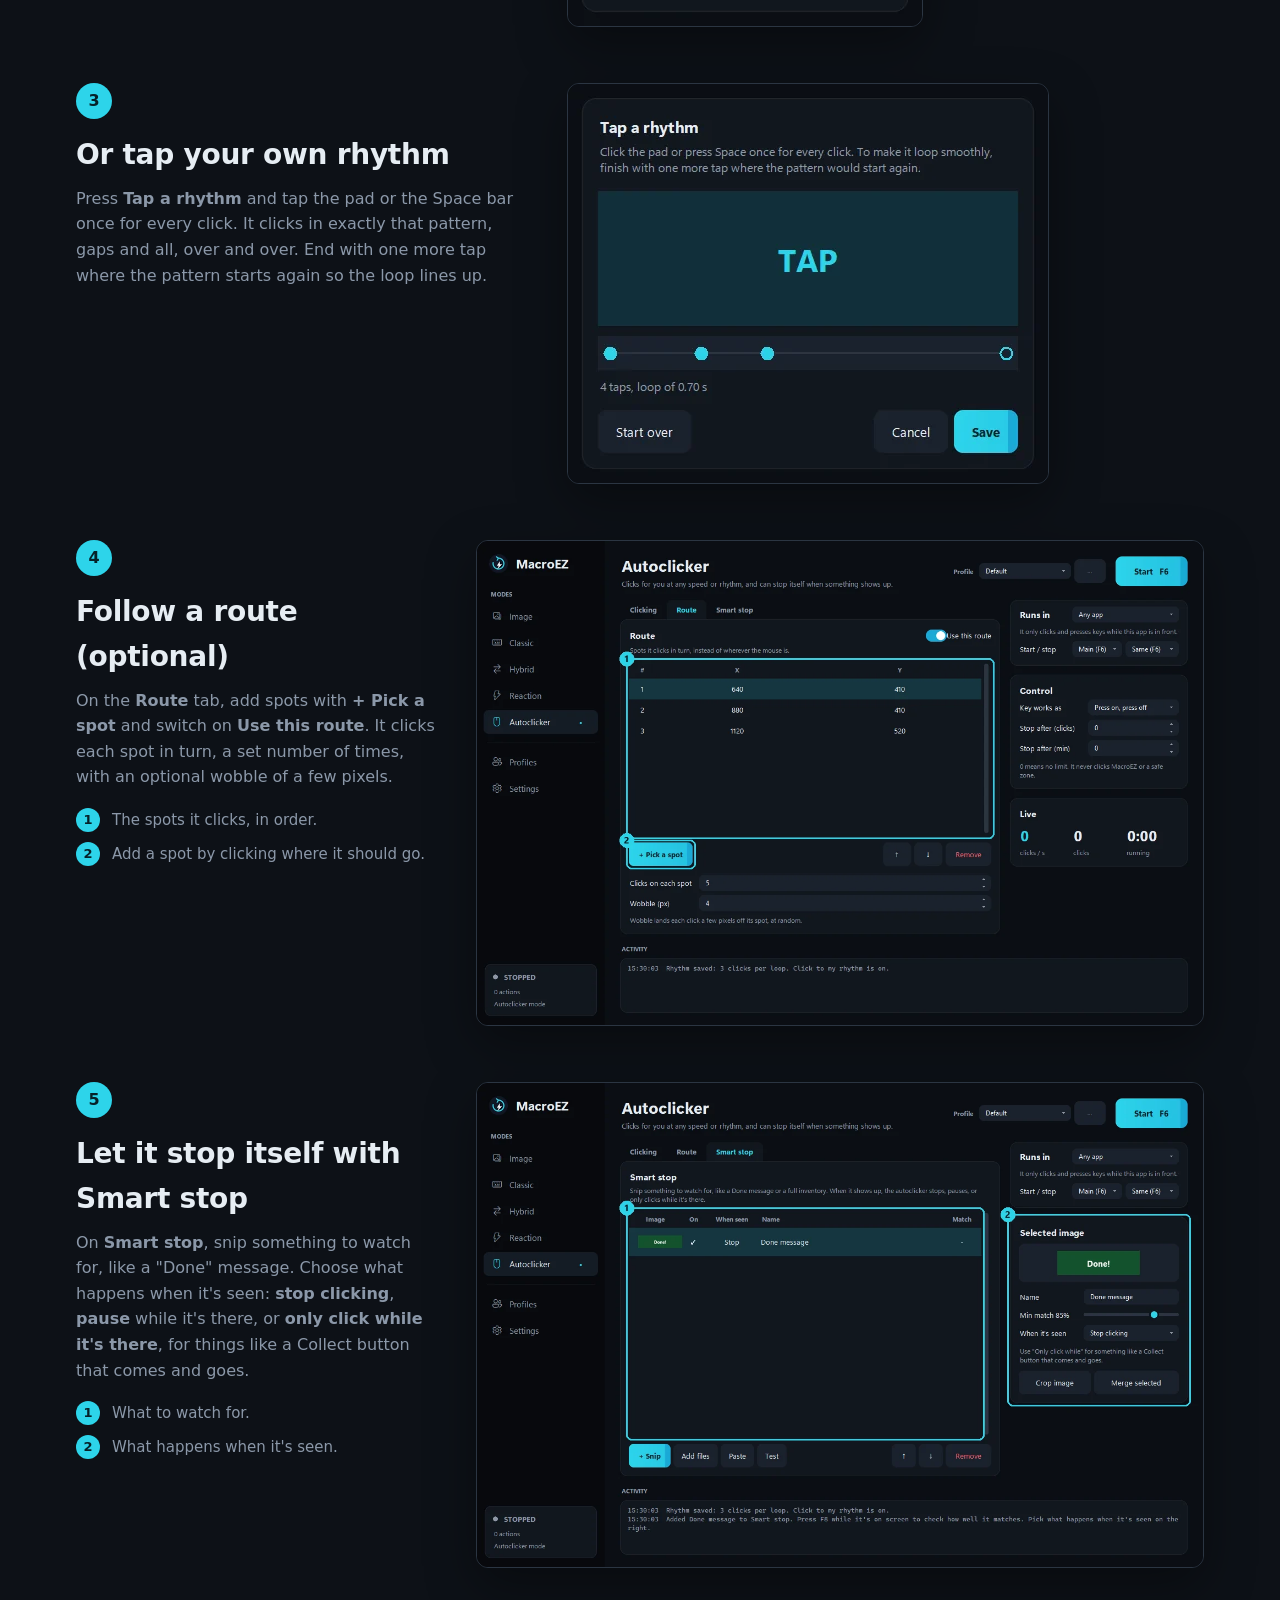
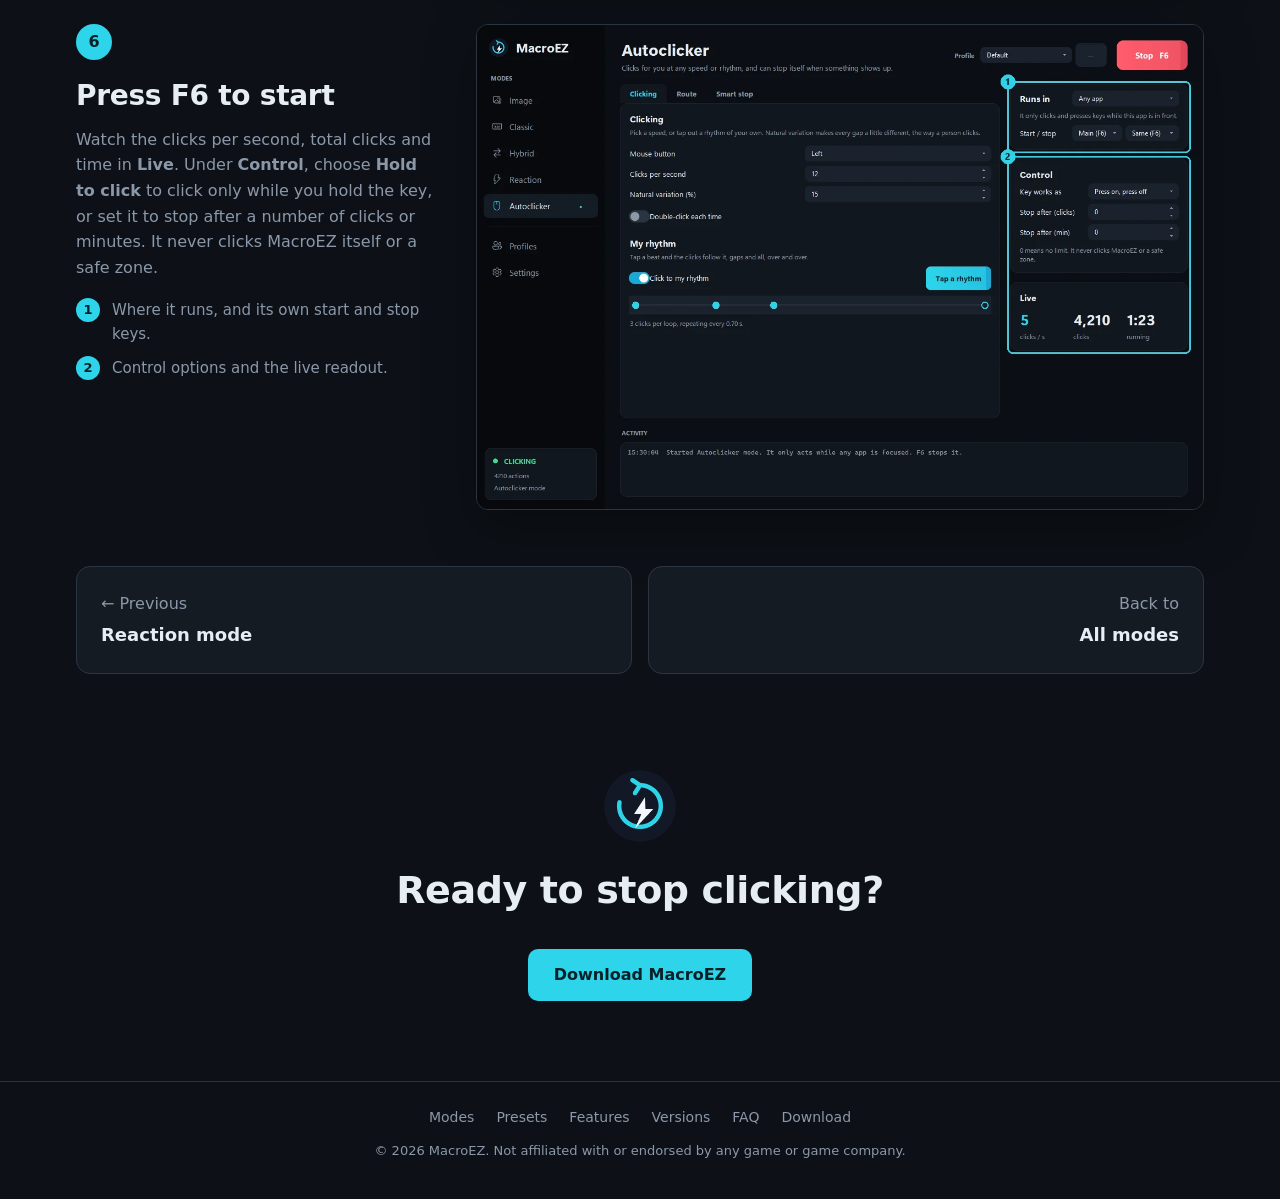
<file: modes/autoclicker/index.html>
<!doctype html>
<html lang="en" class="no-js">
<head>
  <meta charset="utf-8">
  <meta name="viewport" content="width=device-width, initial-scale=1">
  <title>Autoclicker guide · MacroEZ</title>
  <meta name="description" content="Step by step: how to use Autoclicker in MacroEZ. Clicks for you at any speed, up to 100 times a second, or to a rhythm you tap out. It can follow a route of spots, and stop by itself when something shows up.">
  <meta property="og:title" content="Autoclicker guide · MacroEZ">
  <meta property="og:description" content="Step by step: how to use Autoclicker in MacroEZ. Clicks for you at any speed, up to 100 times a second, or to a rhythm you tap out. It can follow a route of spots, and stop by itself when something shows up.">
  <meta property="og:image" content="https://macroez.com/assets/shot-image.webp">
  <meta property="og:url" content="https://macroez.com/modes/autoclicker/">
  <meta name="theme-color" content="#0d1117">
  <link rel="icon" href="/favicon.ico" sizes="any">
  <link rel="apple-touch-icon" href="/assets/apple-touch-icon.png">
  <link rel="stylesheet" href="/style.css">
  <script>document.documentElement.classList.replace("no-js", "js")</script>
</head>
<body>
  <header class="nav">
    <a class="brand" href="/"><img src="/assets/logo.png" alt="" width="32" height="32">MacroEZ</a>
    <nav aria-label="Main">
      <a href="/modes/" aria-current="page">Modes</a>
      <a href="/presets/">Presets</a>
      <a href="/features/">Features</a>
      <a href="/versions/">Versions</a>
      <a href="/faq/">FAQ</a>
      <a class="btn btn-small" href="/download/">Download</a>
    </nav>
  </header>

  <div class="glow glow-a" aria-hidden="true"></div><div class="glow glow-b" aria-hidden="true"></div>
  <main>
    <section class="page-head guide-head">
      <a class="back reveal" href="/modes/">← All modes</a>
      <p class="eyebrow reveal">Mode guide</p>
      <h1 class="reveal split" style="--delay: 60ms">Autoclicker</h1>
      <p class="lead reveal" style="--delay: 140ms">Clicks for you at any speed, up to 100 times a second, or to a rhythm you tap out. It can follow a route of spots, and stop by itself when something shows up.</p>
      <p class="good-for reveal" style="--delay: 200ms"><strong>Good for:</strong> Repetitive clicking of any kind, from clicker games to approving long lists, without wearing out your finger.</p>
    </section>

    <section class="section tight guide">
      <article class="guide-step reveal">
        <div class="guide-text">
          <span class="step-num">1</span>
          <h2>Set the speed and button</h2>
          <p>Open <strong>Autoclicker</strong>. Choose the mouse button, how many clicks per second, and how much <strong>natural variation</strong> to add. Variation makes each gap a little different, the way a person clicks.</p>
          <ol class="callouts">
            <li>The mouse button to click.</li>
            <li>Clicks per second, up to 100.</li>
            <li>How much each gap varies.</li>
          </ol>
        </div>
        <figure class="guide-shot">
          <img src="/assets/guides/autoclick-1.webp" alt="The Clicking tab with Left button, 12 clicks per second and 15% variation" width="1320" height="880" loading="eager">
        </figure>
      </article>
      <article class="guide-step reveal guide-small">
        <div class="guide-text">
          <span class="step-num">2</span>
          <h2>Pick any mouse button</h2>
          <p>The button box opens a drawn mouse. Click Left, Right, Middle or a side button on it, or press the button on your own mouse.</p>
        </div>
        <figure class="guide-shot">
          <img src="/assets/guides/autoclick-2.webp" alt="The mouse picker with the left button selected" width="354" height="608" loading="lazy">
        </figure>
      </article>
      <article class="guide-step reveal guide-small">
        <div class="guide-text">
          <span class="step-num">3</span>
          <h2>Or tap your own rhythm</h2>
          <p>Press <strong>Tap a rhythm</strong> and tap the pad or the Space bar once for every click. It clicks in exactly that pattern, gaps and all, over and over. End with one more tap where the pattern starts again so the loop lines up.</p>
        </div>
        <figure class="guide-shot">
          <img src="/assets/guides/autoclick-3.webp" alt="The Tap a rhythm window showing a beat of three taps" width="480" height="399" loading="lazy">
        </figure>
      </article>
      <article class="guide-step reveal">
        <div class="guide-text">
          <span class="step-num">4</span>
          <h2>Follow a route (optional)</h2>
          <p>On the <strong>Route</strong> tab, add spots with <strong>+ Pick a spot</strong> and switch on <strong>Use this route</strong>. It clicks each spot in turn, a set number of times, with an optional wobble of a few pixels.</p>
          <ol class="callouts">
            <li>The spots it clicks, in order.</li>
            <li>Add a spot by clicking where it should go.</li>
          </ol>
        </div>
        <figure class="guide-shot">
          <img src="/assets/guides/autoclick-4.webp" alt="The Route tab with three spots, 5 clicks on each and a 4 pixel wobble" width="1320" height="880" loading="lazy">
        </figure>
      </article>
      <article class="guide-step reveal">
        <div class="guide-text">
          <span class="step-num">5</span>
          <h2>Let it stop itself with Smart stop</h2>
          <p>On <strong>Smart stop</strong>, snip something to watch for, like a "Done" message. Choose what happens when it's seen: <strong>stop clicking</strong>, <strong>pause</strong> while it's there, or <strong>only click while it's there</strong>, for things like a Collect button that comes and goes.</p>
          <ol class="callouts">
            <li>What to watch for.</li>
            <li>What happens when it's seen.</li>
          </ol>
        </div>
        <figure class="guide-shot">
          <img src="/assets/guides/autoclick-5.webp" alt="The Smart stop tab with a Done message set to stop clicking" width="1320" height="880" loading="lazy">
        </figure>
      </article>
      <article class="guide-step reveal">
        <div class="guide-text">
          <span class="step-num">6</span>
          <h2>Press F6 to start</h2>
          <p>Watch the clicks per second, total clicks and time in <strong>Live</strong>. Under <strong>Control</strong>, choose <strong>Hold to click</strong> to click only while you hold the key, or set it to stop after a number of clicks or minutes. It never clicks MacroEZ itself or a safe zone.</p>
          <ol class="callouts">
            <li>Where it runs, and its own start and stop keys.</li>
            <li>Control options and the live readout.</li>
          </ol>
        </div>
        <figure class="guide-shot">
          <img src="/assets/guides/autoclick-6.webp" alt="The Autoclicker running at 5 clicks a second with 4,210 clicks after 1 minute 23" width="1320" height="880" loading="lazy">
        </figure>
      </article>
    </section>

    <nav class="guide-pager" aria-label="Other modes">
      <a class="card link-card" href="/modes/reaction/"><span class="muted">← Previous</span><strong>Reaction mode</strong></a>
      <a class="card link-card next" href="/modes/"><span class="muted">Back to</span><strong>All modes</strong></a>
    </nav>

    <section class="section final">
      <img class="reveal float" src="/assets/logo.png" alt="" width="72" height="72">
      <h2 class="reveal split" style="--delay: 80ms">Ready to stop clicking?</h2>
      <a class="btn shine reveal" style="--delay: 160ms" href="/download/">Download MacroEZ</a>
    </section>
  </main>

  <footer class="footer">
    <nav class="footer-links" aria-label="More">
      <a href="/modes/">Modes</a><a href="/presets/">Presets</a><a href="/features/">Features</a><a href="/versions/">Versions</a><a href="/faq/">FAQ</a><a href="/download/">Download</a>
    </nav>
    <p>© <span class="year">2026</span> MacroEZ. Not affiliated with or endorsed by any game or game company.</p>
  </footer>
  <script src="/site.js"></script>
</body>
</html>
</file>
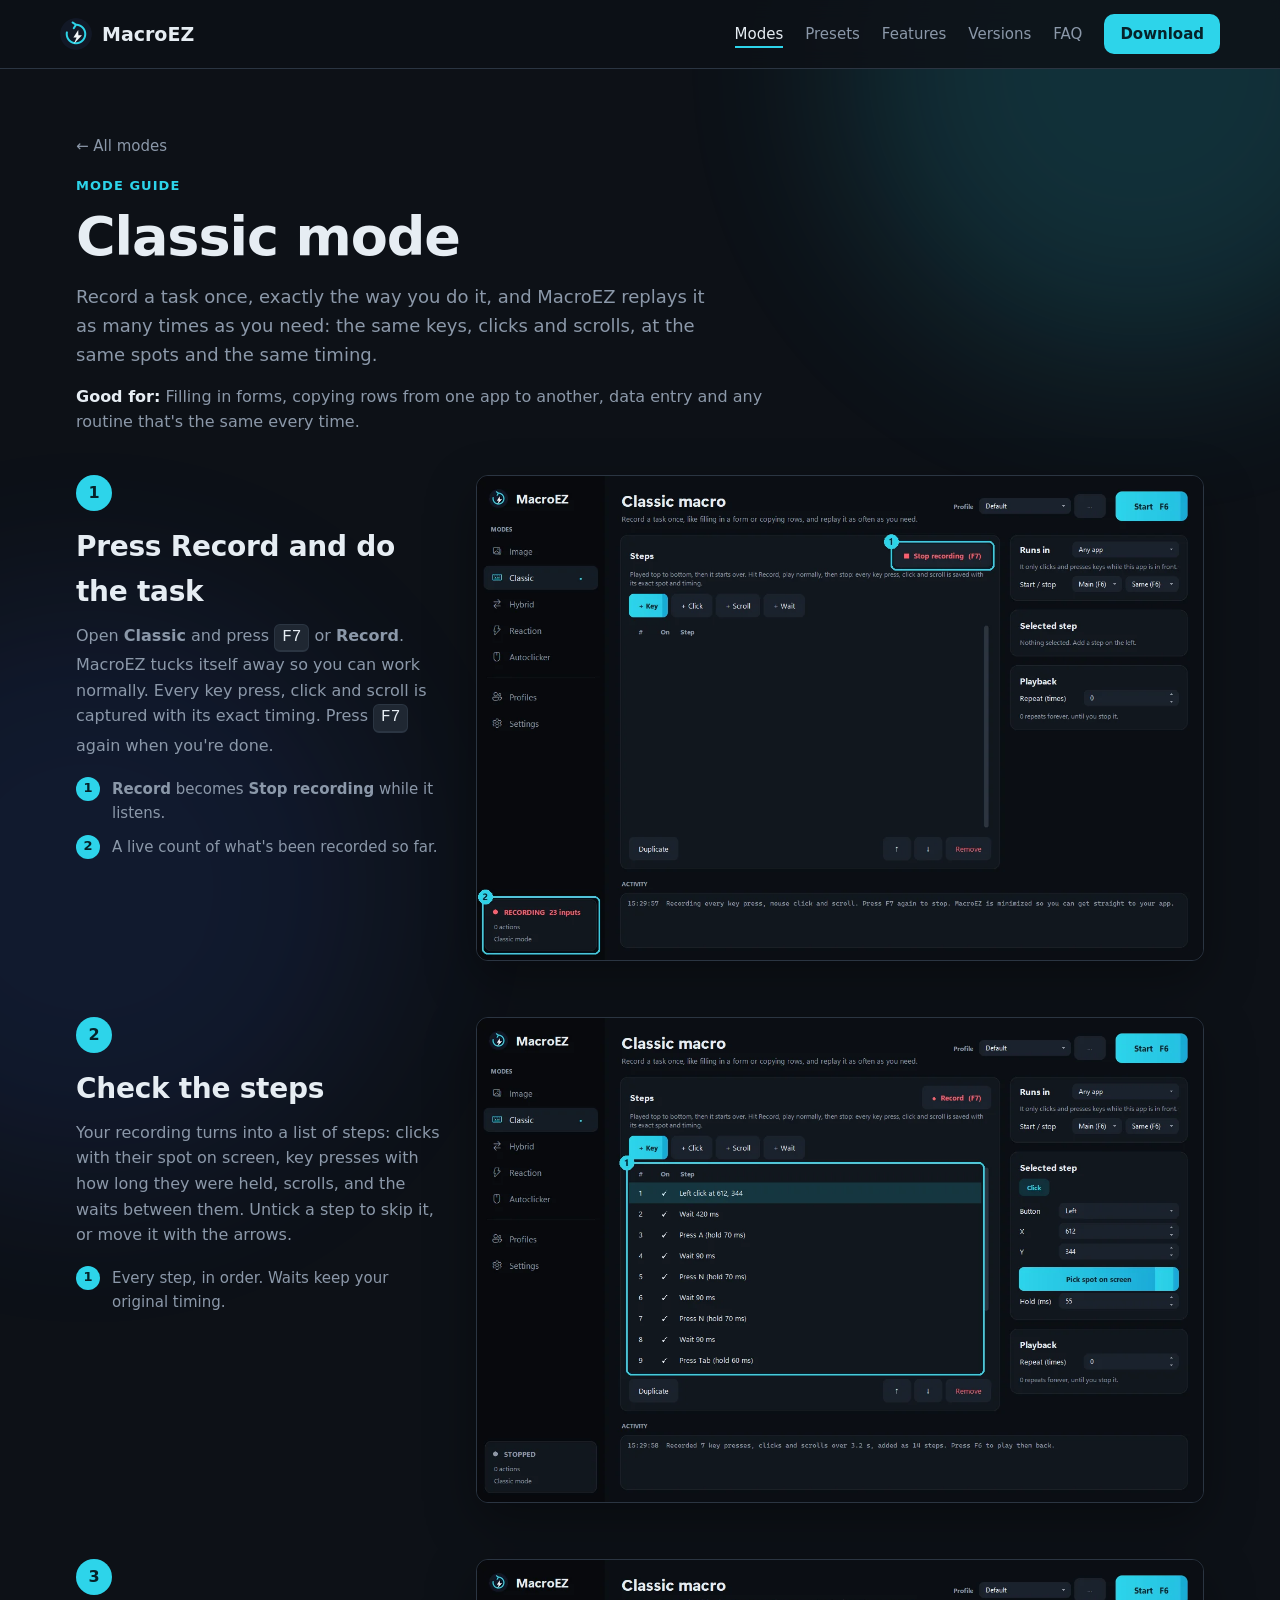
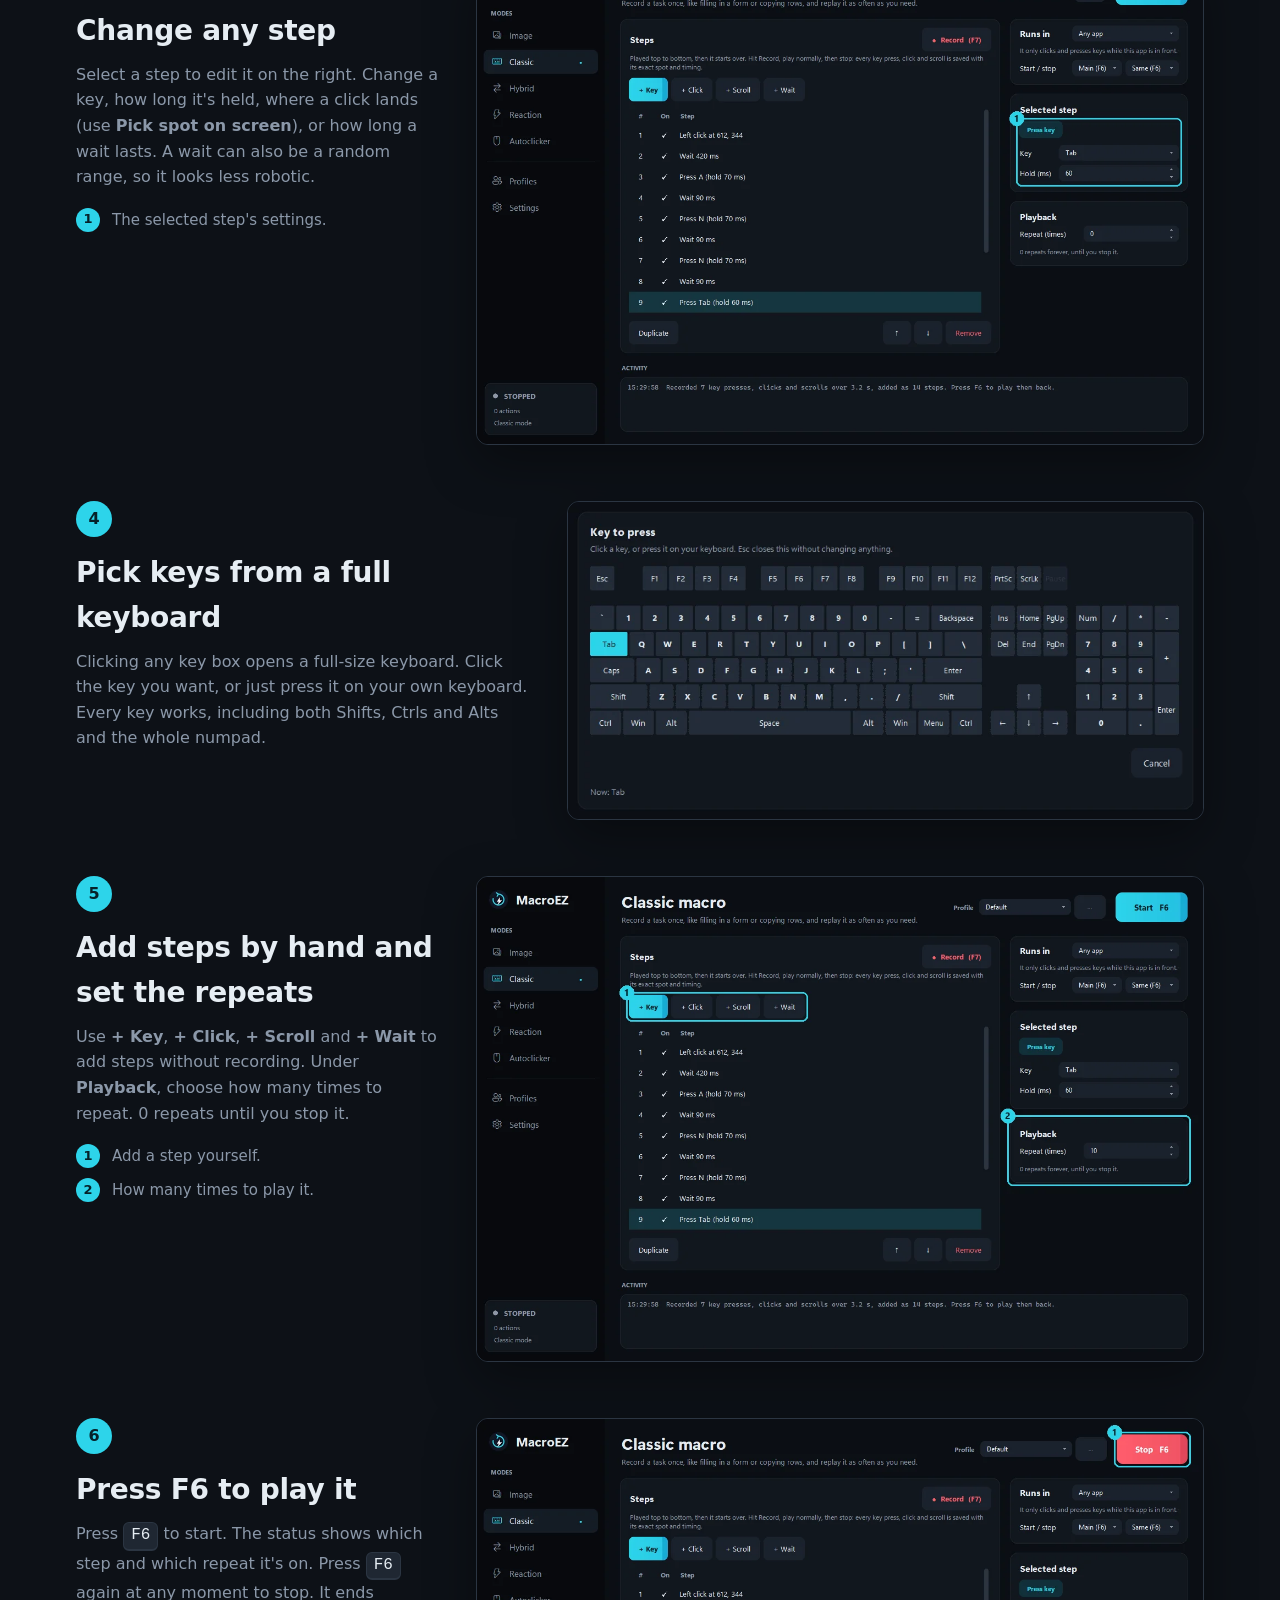
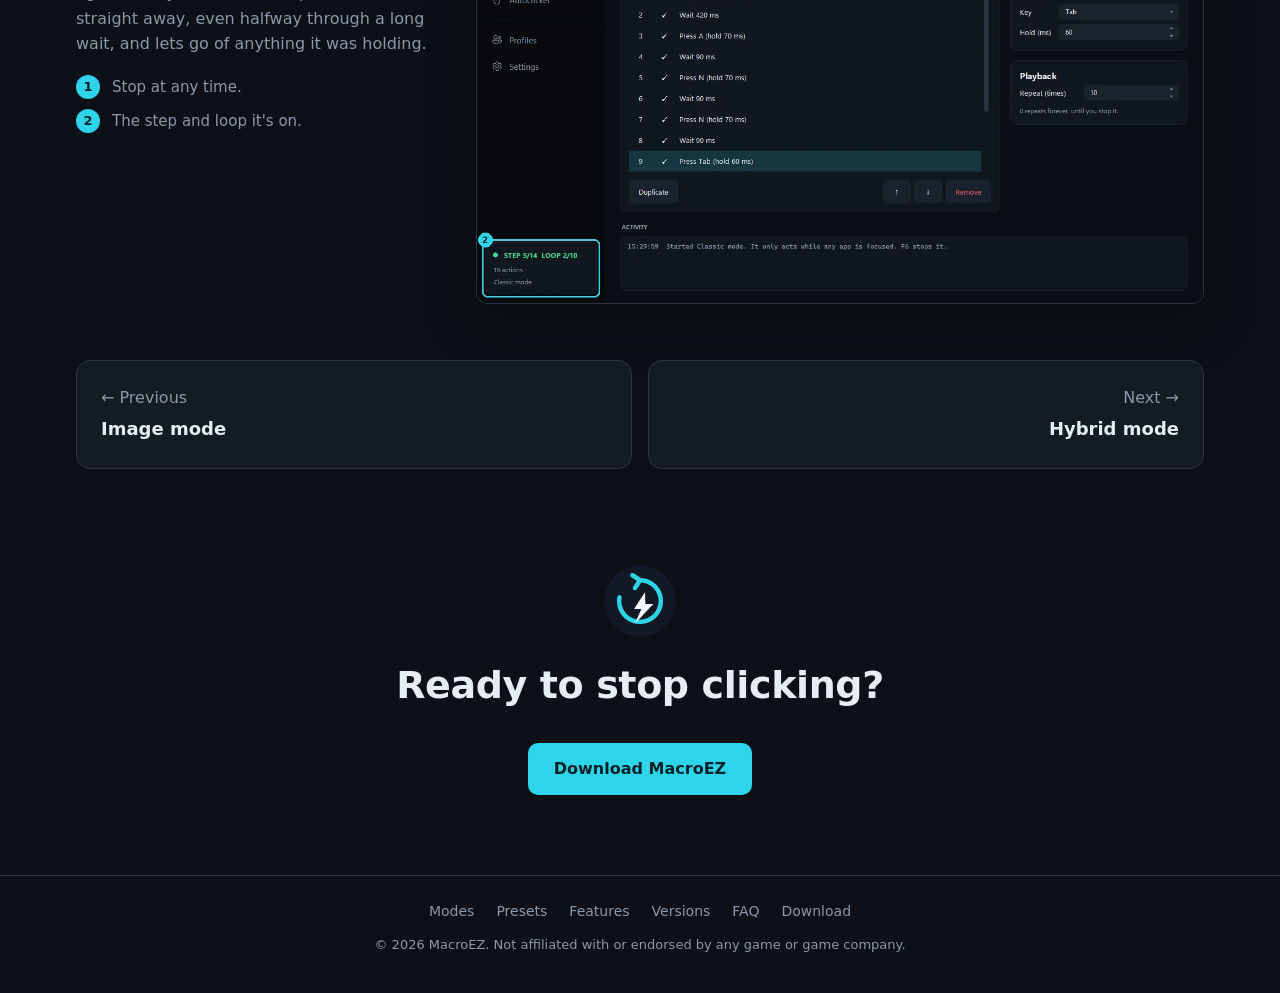
<file: modes/classic/index.html>
<!doctype html>
<html lang="en" class="no-js">
<head>
  <meta charset="utf-8">
  <meta name="viewport" content="width=device-width, initial-scale=1">
  <title>Classic mode guide · MacroEZ</title>
  <meta name="description" content="Step by step: how to use Classic mode in MacroEZ. Record a task once, exactly the way you do it, and MacroEZ replays it as many times as you need: the same keys, clicks and scrolls, at the same spots and the same timing.">
  <meta property="og:title" content="Classic mode guide · MacroEZ">
  <meta property="og:description" content="Step by step: how to use Classic mode in MacroEZ. Record a task once, exactly the way you do it, and MacroEZ replays it as many times as you need: the same keys, clicks and scrolls, at the same spots and the same timing.">
  <meta property="og:image" content="https://macroez.com/assets/shot-image.webp">
  <meta property="og:url" content="https://macroez.com/modes/classic/">
  <meta name="theme-color" content="#0d1117">
  <link rel="icon" href="/favicon.ico" sizes="any">
  <link rel="apple-touch-icon" href="/assets/apple-touch-icon.png">
  <link rel="stylesheet" href="/style.css">
  <script>document.documentElement.classList.replace("no-js", "js")</script>
</head>
<body>
  <header class="nav">
    <a class="brand" href="/"><img src="/assets/logo.png" alt="" width="32" height="32">MacroEZ</a>
    <nav aria-label="Main">
      <a href="/modes/" aria-current="page">Modes</a>
      <a href="/presets/">Presets</a>
      <a href="/features/">Features</a>
      <a href="/versions/">Versions</a>
      <a href="/faq/">FAQ</a>
      <a class="btn btn-small" href="/download/">Download</a>
    </nav>
  </header>

  <div class="glow glow-a" aria-hidden="true"></div><div class="glow glow-b" aria-hidden="true"></div>
  <main>
    <section class="page-head guide-head">
      <a class="back reveal" href="/modes/">← All modes</a>
      <p class="eyebrow reveal">Mode guide</p>
      <h1 class="reveal split" style="--delay: 60ms">Classic mode</h1>
      <p class="lead reveal" style="--delay: 140ms">Record a task once, exactly the way you do it, and MacroEZ replays it as many times as you need: the same keys, clicks and scrolls, at the same spots and the same timing.</p>
      <p class="good-for reveal" style="--delay: 200ms"><strong>Good for:</strong> Filling in forms, copying rows from one app to another, data entry and any routine that's the same every time.</p>
    </section>

    <section class="section tight guide">
      <article class="guide-step reveal">
        <div class="guide-text">
          <span class="step-num">1</span>
          <h2>Press Record and do the task</h2>
          <p>Open <strong>Classic</strong> and press <kbd>F7</kbd> or <strong>Record</strong>. MacroEZ tucks itself away so you can work normally. Every key press, click and scroll is captured with its exact timing. Press <kbd>F7</kbd> again when you're done.</p>
          <ol class="callouts">
            <li><strong>Record</strong> becomes <strong>Stop recording</strong> while it listens.</li>
            <li>A live count of what's been recorded so far.</li>
          </ol>
        </div>
        <figure class="guide-shot">
          <img src="/assets/guides/classic-1.webp" alt="Classic mode while recording, with 23 inputs captured" width="1320" height="880" loading="eager">
        </figure>
      </article>
      <article class="guide-step reveal">
        <div class="guide-text">
          <span class="step-num">2</span>
          <h2>Check the steps</h2>
          <p>Your recording turns into a list of steps: clicks with their spot on screen, key presses with how long they were held, scrolls, and the waits between them. Untick a step to skip it, or move it with the arrows.</p>
          <ol class="callouts">
            <li>Every step, in order. Waits keep your original timing.</li>
          </ol>
        </div>
        <figure class="guide-shot">
          <img src="/assets/guides/classic-2.webp" alt="A recorded list of clicks, key presses, waits and a scroll" width="1320" height="880" loading="lazy">
        </figure>
      </article>
      <article class="guide-step reveal">
        <div class="guide-text">
          <span class="step-num">3</span>
          <h2>Change any step</h2>
          <p>Select a step to edit it on the right. Change a key, how long it's held, where a click lands (use <strong>Pick spot on screen</strong>), or how long a wait lasts. A wait can also be a random range, so it looks less robotic.</p>
          <ol class="callouts">
            <li>The selected step's settings.</li>
          </ol>
        </div>
        <figure class="guide-shot">
          <img src="/assets/guides/classic-3.webp" alt="The Selected step panel for a Tab key press" width="1320" height="880" loading="lazy">
        </figure>
      </article>
      <article class="guide-step reveal guide-small">
        <div class="guide-text">
          <span class="step-num">4</span>
          <h2>Pick keys from a full keyboard</h2>
          <p>Clicking any key box opens a full-size keyboard. Click the key you want, or just press it on your own keyboard. Every key works, including both Shifts, Ctrls and Alts and the whole numpad.</p>
        </div>
        <figure class="guide-shot">
          <img src="/assets/guides/classic-4.webp" alt="The key picker: a full-size keyboard with Tab selected" width="919" height="459" loading="lazy">
        </figure>
      </article>
      <article class="guide-step reveal">
        <div class="guide-text">
          <span class="step-num">5</span>
          <h2>Add steps by hand and set the repeats</h2>
          <p>Use <strong>+ Key</strong>, <strong>+ Click</strong>, <strong>+ Scroll</strong> and <strong>+ Wait</strong> to add steps without recording. Under <strong>Playback</strong>, choose how many times to repeat. 0 repeats until you stop it.</p>
          <ol class="callouts">
            <li>Add a step yourself.</li>
            <li>How many times to play it.</li>
          </ol>
        </div>
        <figure class="guide-shot">
          <img src="/assets/guides/classic-5.webp" alt="The add-step buttons and the Playback card set to 10 repeats" width="1320" height="880" loading="lazy">
        </figure>
      </article>
      <article class="guide-step reveal">
        <div class="guide-text">
          <span class="step-num">6</span>
          <h2>Press F6 to play it</h2>
          <p>Press <kbd>F6</kbd> to start. The status shows which step and which repeat it's on. Press <kbd>F6</kbd> again at any moment to stop. It ends straight away, even halfway through a long wait, and lets go of anything it was holding.</p>
          <ol class="callouts">
            <li>Stop at any time.</li>
            <li>The step and loop it's on.</li>
          </ol>
        </div>
        <figure class="guide-shot">
          <img src="/assets/guides/classic-6.webp" alt="Classic mode playing step 5 of 14 on loop 2 of 10" width="1320" height="880" loading="lazy">
        </figure>
      </article>
    </section>

    <nav class="guide-pager" aria-label="Other modes">
      <a class="card link-card" href="/modes/image/"><span class="muted">← Previous</span><strong>Image mode</strong></a>
      <a class="card link-card next" href="/modes/hybrid/"><span class="muted">Next →</span><strong>Hybrid mode</strong></a>
    </nav>

    <section class="section final">
      <img class="reveal float" src="/assets/logo.png" alt="" width="72" height="72">
      <h2 class="reveal split" style="--delay: 80ms">Ready to stop clicking?</h2>
      <a class="btn shine reveal" style="--delay: 160ms" href="/download/">Download MacroEZ</a>
    </section>
  </main>

  <footer class="footer">
    <nav class="footer-links" aria-label="More">
      <a href="/modes/">Modes</a><a href="/presets/">Presets</a><a href="/features/">Features</a><a href="/versions/">Versions</a><a href="/faq/">FAQ</a><a href="/download/">Download</a>
    </nav>
    <p>© <span class="year">2026</span> MacroEZ. Not affiliated with or endorsed by any game or game company.</p>
  </footer>
  <script src="/site.js"></script>
</body>
</html>
</file>
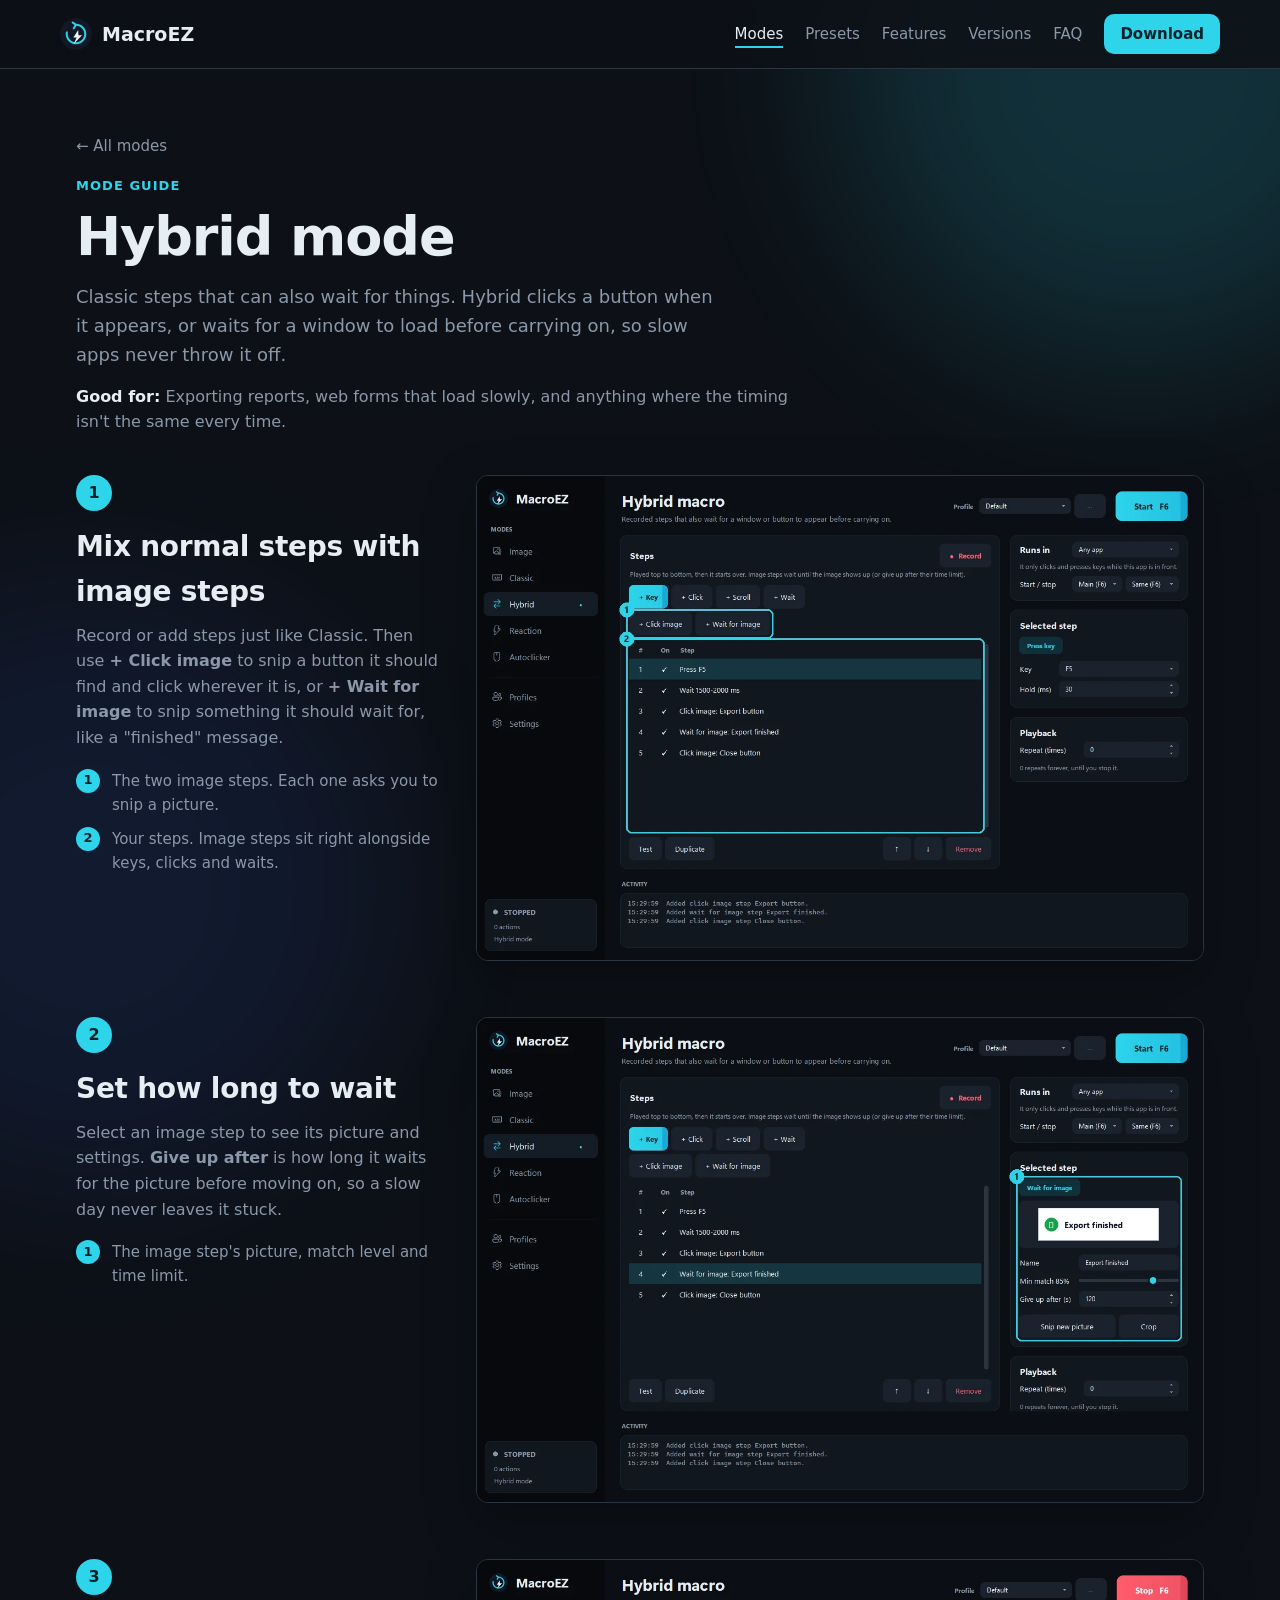
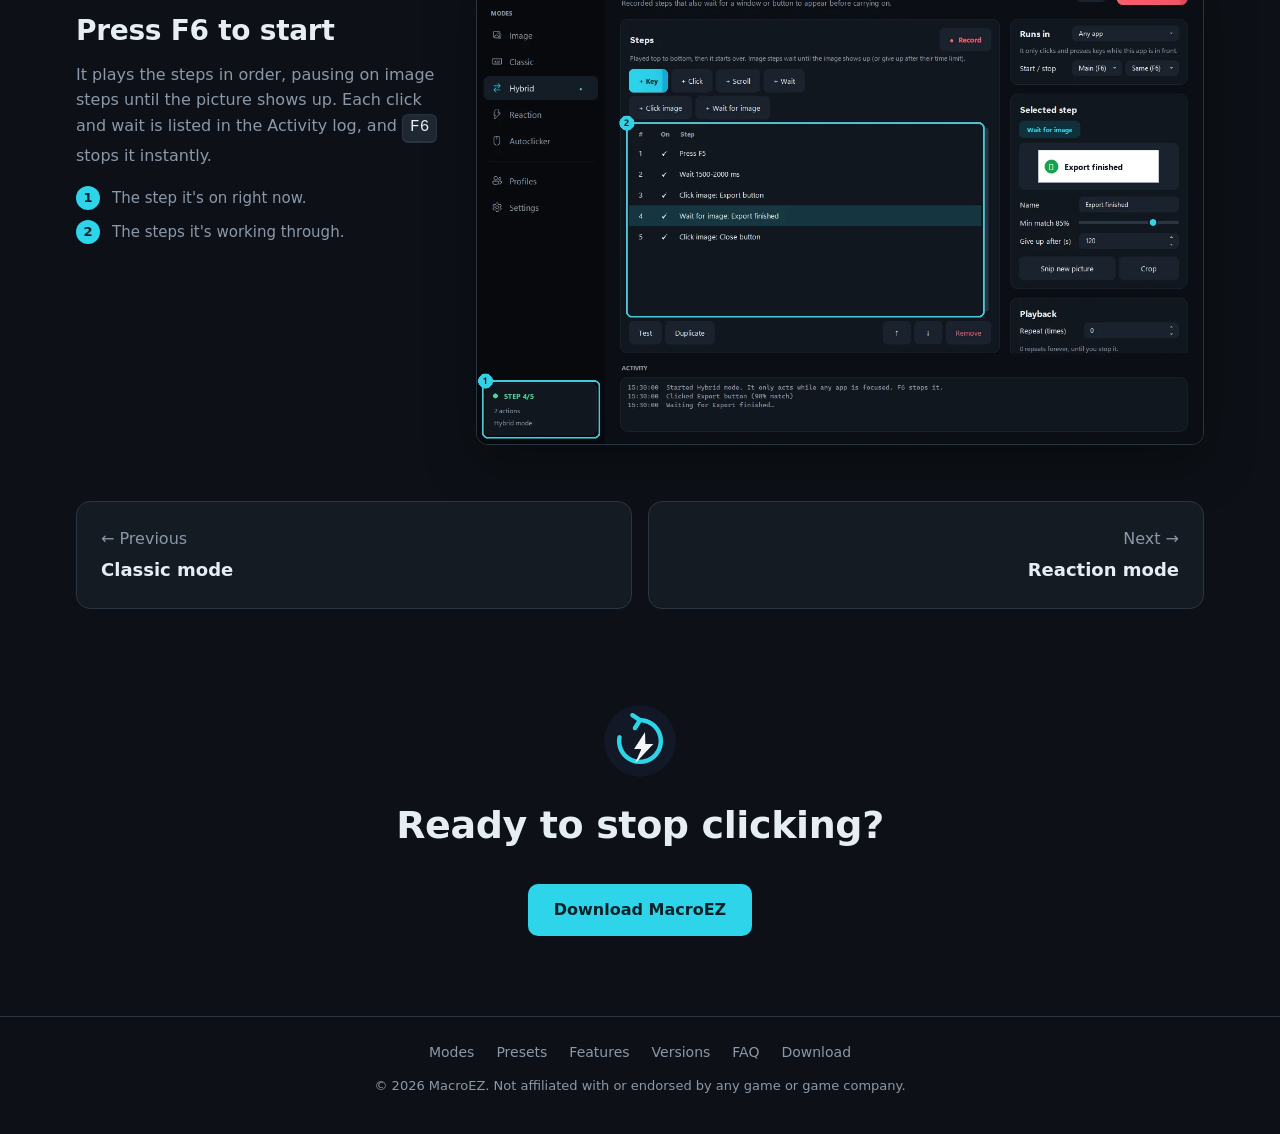
<file: modes/hybrid/index.html>
<!doctype html>
<html lang="en" class="no-js">
<head>
  <meta charset="utf-8">
  <meta name="viewport" content="width=device-width, initial-scale=1">
  <title>Hybrid mode guide · MacroEZ</title>
  <meta name="description" content="Step by step: how to use Hybrid mode in MacroEZ. Classic steps that can also wait for things. Hybrid clicks a button when it appears, or waits for a window to load before carrying on, so slow apps never throw it off.">
  <meta property="og:title" content="Hybrid mode guide · MacroEZ">
  <meta property="og:description" content="Step by step: how to use Hybrid mode in MacroEZ. Classic steps that can also wait for things. Hybrid clicks a button when it appears, or waits for a window to load before carrying on, so slow apps never throw it off.">
  <meta property="og:image" content="https://macroez.com/assets/shot-image.webp">
  <meta property="og:url" content="https://macroez.com/modes/hybrid/">
  <meta name="theme-color" content="#0d1117">
  <link rel="icon" href="/favicon.ico" sizes="any">
  <link rel="apple-touch-icon" href="/assets/apple-touch-icon.png">
  <link rel="stylesheet" href="/style.css">
  <script>document.documentElement.classList.replace("no-js", "js")</script>
</head>
<body>
  <header class="nav">
    <a class="brand" href="/"><img src="/assets/logo.png" alt="" width="32" height="32">MacroEZ</a>
    <nav aria-label="Main">
      <a href="/modes/" aria-current="page">Modes</a>
      <a href="/presets/">Presets</a>
      <a href="/features/">Features</a>
      <a href="/versions/">Versions</a>
      <a href="/faq/">FAQ</a>
      <a class="btn btn-small" href="/download/">Download</a>
    </nav>
  </header>

  <div class="glow glow-a" aria-hidden="true"></div><div class="glow glow-b" aria-hidden="true"></div>
  <main>
    <section class="page-head guide-head">
      <a class="back reveal" href="/modes/">← All modes</a>
      <p class="eyebrow reveal">Mode guide</p>
      <h1 class="reveal split" style="--delay: 60ms">Hybrid mode</h1>
      <p class="lead reveal" style="--delay: 140ms">Classic steps that can also wait for things. Hybrid clicks a button when it appears, or waits for a window to load before carrying on, so slow apps never throw it off.</p>
      <p class="good-for reveal" style="--delay: 200ms"><strong>Good for:</strong> Exporting reports, web forms that load slowly, and anything where the timing isn't the same every time.</p>
    </section>

    <section class="section tight guide">
      <article class="guide-step reveal">
        <div class="guide-text">
          <span class="step-num">1</span>
          <h2>Mix normal steps with image steps</h2>
          <p>Record or add steps just like Classic. Then use <strong>+ Click image</strong> to snip a button it should find and click wherever it is, or <strong>+ Wait for image</strong> to snip something it should wait for, like a "finished" message.</p>
          <ol class="callouts">
            <li>The two image steps. Each one asks you to snip a picture.</li>
            <li>Your steps. Image steps sit right alongside keys, clicks and waits.</li>
          </ol>
        </div>
        <figure class="guide-shot">
          <img src="/assets/guides/hybrid-1.webp" alt="Hybrid steps: press F5, wait, click Export, wait for Export finished, click Close" width="1320" height="880" loading="eager">
        </figure>
      </article>
      <article class="guide-step reveal">
        <div class="guide-text">
          <span class="step-num">2</span>
          <h2>Set how long to wait</h2>
          <p>Select an image step to see its picture and settings. <strong>Give up after</strong> is how long it waits for the picture before moving on, so a slow day never leaves it stuck.</p>
          <ol class="callouts">
            <li>The image step's picture, match level and time limit.</li>
          </ol>
        </div>
        <figure class="guide-shot">
          <img src="/assets/guides/hybrid-2.webp" alt="A Wait for image step with its picture and a 120 second give-up time" width="1320" height="880" loading="lazy">
        </figure>
      </article>
      <article class="guide-step reveal">
        <div class="guide-text">
          <span class="step-num">3</span>
          <h2>Press F6 to start</h2>
          <p>It plays the steps in order, pausing on image steps until the picture shows up. Each click and wait is listed in the Activity log, and <kbd>F6</kbd> stops it instantly.</p>
          <ol class="callouts">
            <li>The step it's on right now.</li>
            <li>The steps it's working through.</li>
          </ol>
        </div>
        <figure class="guide-shot">
          <img src="/assets/guides/hybrid-3.webp" alt="Hybrid mode running on step 4 of 5" width="1320" height="880" loading="lazy">
        </figure>
      </article>
    </section>

    <nav class="guide-pager" aria-label="Other modes">
      <a class="card link-card" href="/modes/classic/"><span class="muted">← Previous</span><strong>Classic mode</strong></a>
      <a class="card link-card next" href="/modes/reaction/"><span class="muted">Next →</span><strong>Reaction mode</strong></a>
    </nav>

    <section class="section final">
      <img class="reveal float" src="/assets/logo.png" alt="" width="72" height="72">
      <h2 class="reveal split" style="--delay: 80ms">Ready to stop clicking?</h2>
      <a class="btn shine reveal" style="--delay: 160ms" href="/download/">Download MacroEZ</a>
    </section>
  </main>

  <footer class="footer">
    <nav class="footer-links" aria-label="More">
      <a href="/modes/">Modes</a><a href="/presets/">Presets</a><a href="/features/">Features</a><a href="/versions/">Versions</a><a href="/faq/">FAQ</a><a href="/download/">Download</a>
    </nav>
    <p>© <span class="year">2026</span> MacroEZ. Not affiliated with or endorsed by any game or game company.</p>
  </footer>
  <script src="/site.js"></script>
</body>
</html>
</file>
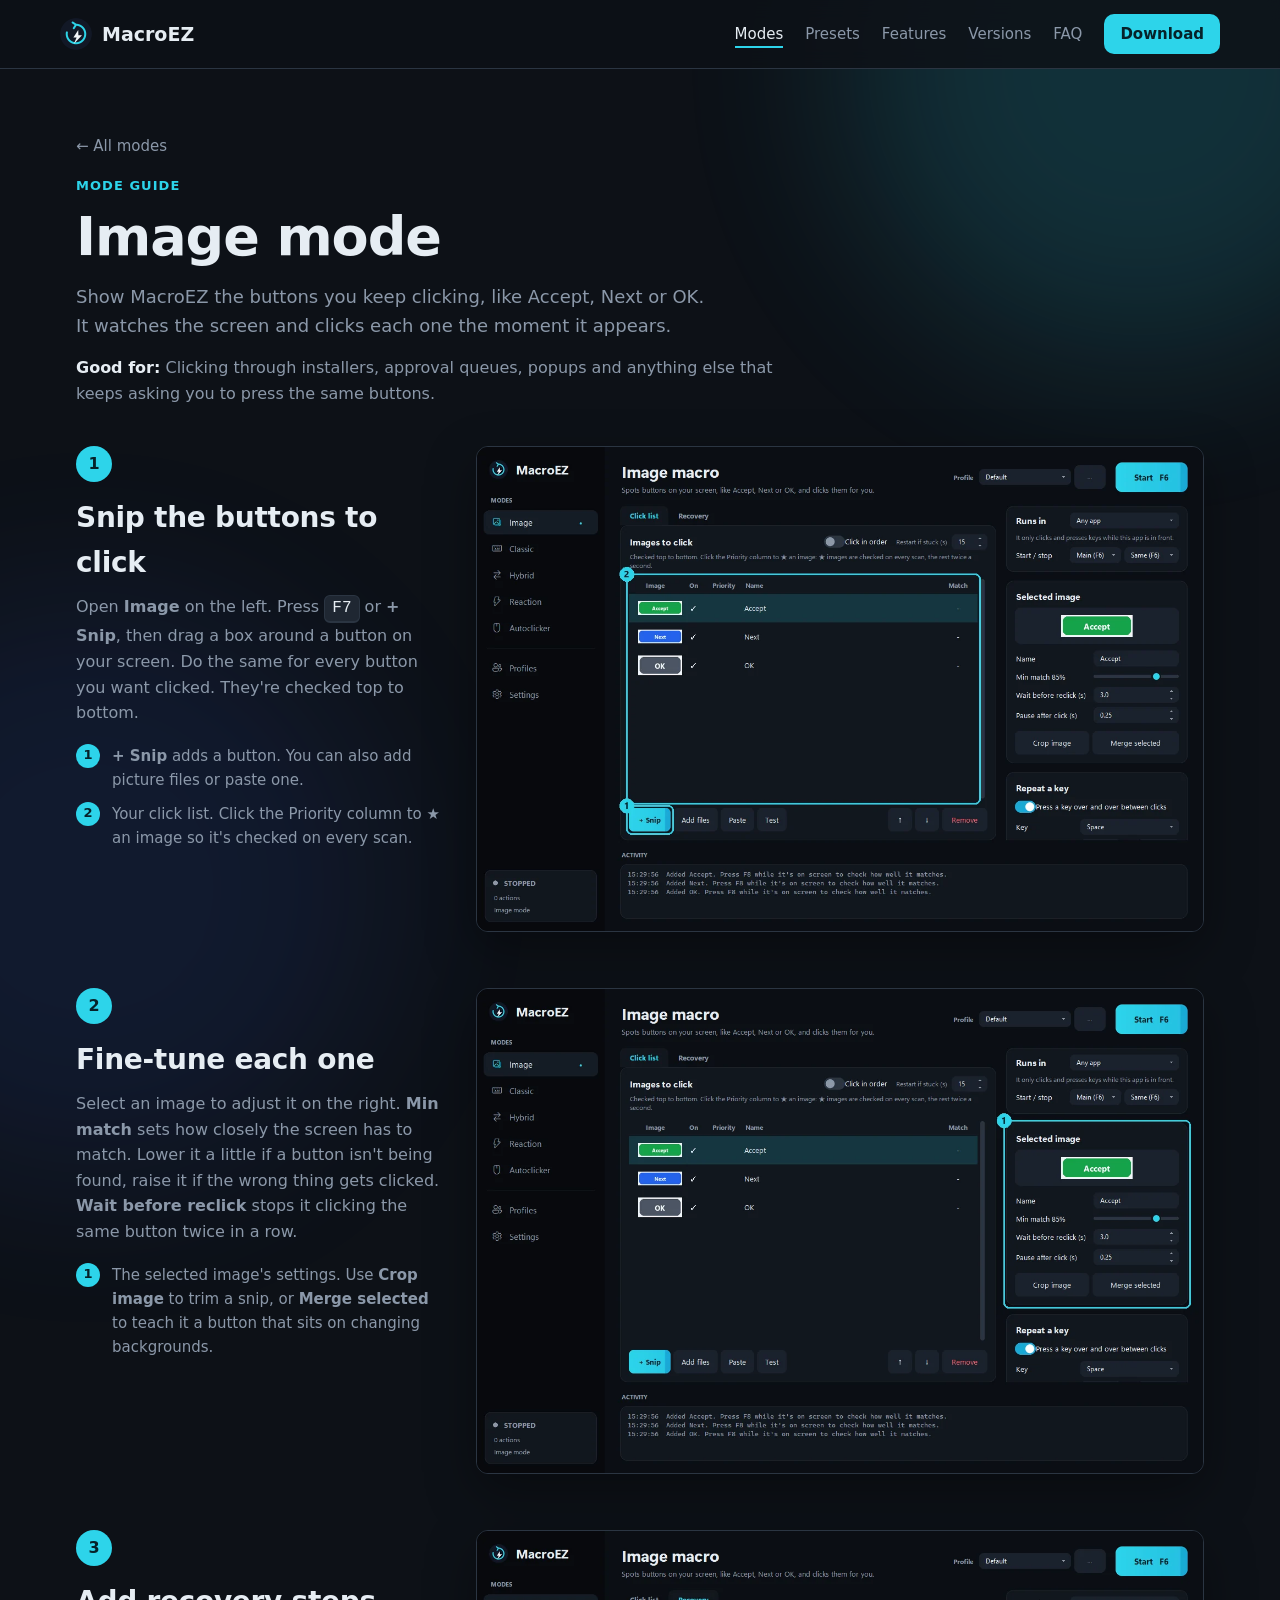
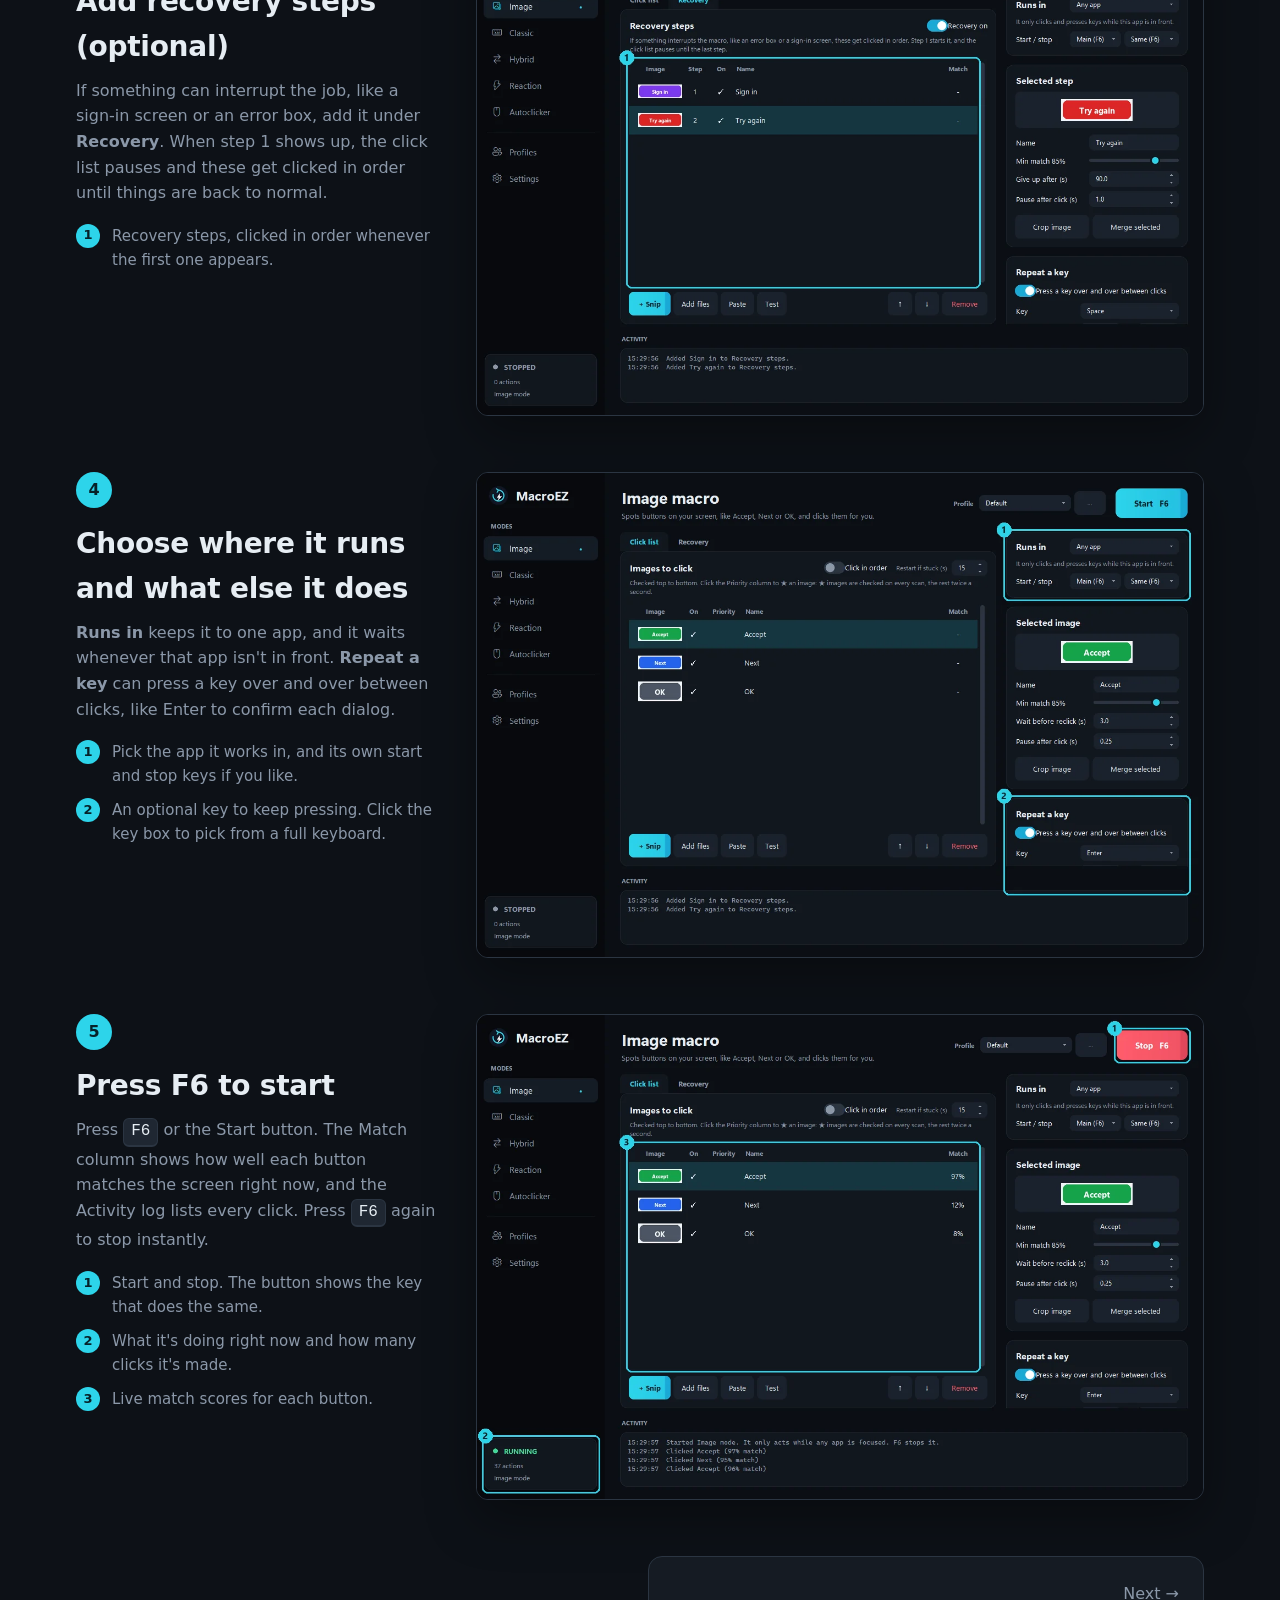
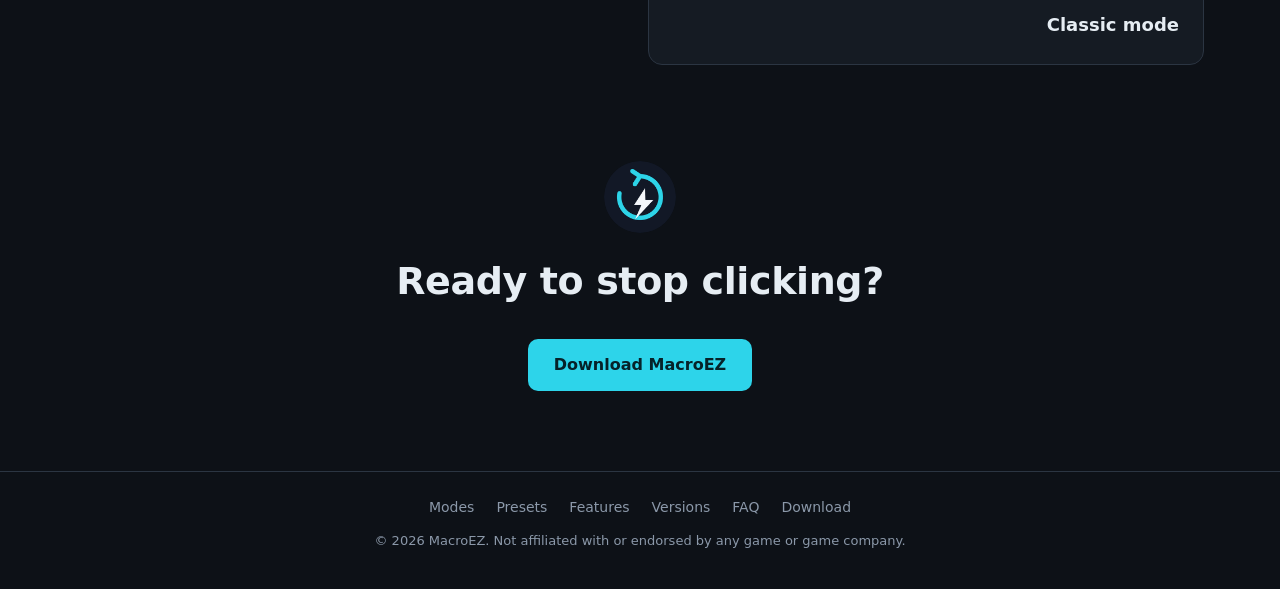
<file: modes/image/index.html>
<!doctype html>
<html lang="en" class="no-js">
<head>
  <meta charset="utf-8">
  <meta name="viewport" content="width=device-width, initial-scale=1">
  <title>Image mode guide · MacroEZ</title>
  <meta name="description" content="Step by step: how to use Image mode in MacroEZ. Show MacroEZ the buttons you keep clicking, like Accept, Next or OK. It watches the screen and clicks each one the moment it appears.">
  <meta property="og:title" content="Image mode guide · MacroEZ">
  <meta property="og:description" content="Step by step: how to use Image mode in MacroEZ. Show MacroEZ the buttons you keep clicking, like Accept, Next or OK. It watches the screen and clicks each one the moment it appears.">
  <meta property="og:image" content="https://macroez.com/assets/shot-image.webp">
  <meta property="og:url" content="https://macroez.com/modes/image/">
  <meta name="theme-color" content="#0d1117">
  <link rel="icon" href="/favicon.ico" sizes="any">
  <link rel="apple-touch-icon" href="/assets/apple-touch-icon.png">
  <link rel="stylesheet" href="/style.css">
  <script>document.documentElement.classList.replace("no-js", "js")</script>
</head>
<body>
  <header class="nav">
    <a class="brand" href="/"><img src="/assets/logo.png" alt="" width="32" height="32">MacroEZ</a>
    <nav aria-label="Main">
      <a href="/modes/" aria-current="page">Modes</a>
      <a href="/presets/">Presets</a>
      <a href="/features/">Features</a>
      <a href="/versions/">Versions</a>
      <a href="/faq/">FAQ</a>
      <a class="btn btn-small" href="/download/">Download</a>
    </nav>
  </header>

  <div class="glow glow-a" aria-hidden="true"></div><div class="glow glow-b" aria-hidden="true"></div>
  <main>
    <section class="page-head guide-head">
      <a class="back reveal" href="/modes/">← All modes</a>
      <p class="eyebrow reveal">Mode guide</p>
      <h1 class="reveal split" style="--delay: 60ms">Image mode</h1>
      <p class="lead reveal" style="--delay: 140ms">Show MacroEZ the buttons you keep clicking, like Accept, Next or OK. It watches the screen and clicks each one the moment it appears.</p>
      <p class="good-for reveal" style="--delay: 200ms"><strong>Good for:</strong> Clicking through installers, approval queues, popups and anything else that keeps asking you to press the same buttons.</p>
    </section>

    <section class="section tight guide">
      <article class="guide-step reveal">
        <div class="guide-text">
          <span class="step-num">1</span>
          <h2>Snip the buttons to click</h2>
          <p>Open <strong>Image</strong> on the left. Press <kbd>F7</kbd> or <strong>+ Snip</strong>, then drag a box around a button on your screen. Do the same for every button you want clicked. They're checked top to bottom.</p>
          <ol class="callouts">
            <li><strong>+ Snip</strong> adds a button. You can also add picture files or paste one.</li>
            <li>Your click list. Click the Priority column to ★ an image so it's checked on every scan.</li>
          </ol>
        </div>
        <figure class="guide-shot">
          <img src="/assets/guides/image-1.webp" alt="The Image page with Accept, Next and OK buttons in the click list" width="1320" height="880" loading="eager">
        </figure>
      </article>
      <article class="guide-step reveal">
        <div class="guide-text">
          <span class="step-num">2</span>
          <h2>Fine-tune each one</h2>
          <p>Select an image to adjust it on the right. <strong>Min match</strong> sets how closely the screen has to match. Lower it a little if a button isn't being found, raise it if the wrong thing gets clicked. <strong>Wait before reclick</strong> stops it clicking the same button twice in a row.</p>
          <ol class="callouts">
            <li>The selected image's settings. Use <strong>Crop image</strong> to trim a snip, or <strong>Merge selected</strong> to teach it a button that sits on changing backgrounds.</li>
          </ol>
        </div>
        <figure class="guide-shot">
          <img src="/assets/guides/image-2.webp" alt="The Selected image panel with match, wait and pause settings" width="1320" height="880" loading="lazy">
        </figure>
      </article>
      <article class="guide-step reveal">
        <div class="guide-text">
          <span class="step-num">3</span>
          <h2>Add recovery steps (optional)</h2>
          <p>If something can interrupt the job, like a sign-in screen or an error box, add it under <strong>Recovery</strong>. When step 1 shows up, the click list pauses and these get clicked in order until things are back to normal.</p>
          <ol class="callouts">
            <li>Recovery steps, clicked in order whenever the first one appears.</li>
          </ol>
        </div>
        <figure class="guide-shot">
          <img src="/assets/guides/image-3.webp" alt="The Recovery tab with Sign in and Try again steps" width="1320" height="880" loading="lazy">
        </figure>
      </article>
      <article class="guide-step reveal">
        <div class="guide-text">
          <span class="step-num">4</span>
          <h2>Choose where it runs and what else it does</h2>
          <p><strong>Runs in</strong> keeps it to one app, and it waits whenever that app isn't in front. <strong>Repeat a key</strong> can press a key over and over between clicks, like Enter to confirm each dialog.</p>
          <ol class="callouts">
            <li>Pick the app it works in, and its own start and stop keys if you like.</li>
            <li>An optional key to keep pressing. Click the key box to pick from a full keyboard.</li>
          </ol>
        </div>
        <figure class="guide-shot">
          <img src="/assets/guides/image-4.webp" alt="The Runs in card and the Repeat a key card" width="1320" height="880" loading="lazy">
        </figure>
      </article>
      <article class="guide-step reveal">
        <div class="guide-text">
          <span class="step-num">5</span>
          <h2>Press F6 to start</h2>
          <p>Press <kbd>F6</kbd> or the Start button. The Match column shows how well each button matches the screen right now, and the Activity log lists every click. Press <kbd>F6</kbd> again to stop instantly.</p>
          <ol class="callouts">
            <li>Start and stop. The button shows the key that does the same.</li>
            <li>What it's doing right now and how many clicks it's made.</li>
            <li>Live match scores for each button.</li>
          </ol>
        </div>
        <figure class="guide-shot">
          <img src="/assets/guides/image-5.webp" alt="Image mode running, with match scores and clicks in the activity log" width="1320" height="880" loading="lazy">
        </figure>
      </article>
    </section>

    <nav class="guide-pager" aria-label="Other modes">
      <span></span>
      <a class="card link-card next" href="/modes/classic/"><span class="muted">Next →</span><strong>Classic mode</strong></a>
    </nav>

    <section class="section final">
      <img class="reveal float" src="/assets/logo.png" alt="" width="72" height="72">
      <h2 class="reveal split" style="--delay: 80ms">Ready to stop clicking?</h2>
      <a class="btn shine reveal" style="--delay: 160ms" href="/download/">Download MacroEZ</a>
    </section>
  </main>

  <footer class="footer">
    <nav class="footer-links" aria-label="More">
      <a href="/modes/">Modes</a><a href="/presets/">Presets</a><a href="/features/">Features</a><a href="/versions/">Versions</a><a href="/faq/">FAQ</a><a href="/download/">Download</a>
    </nav>
    <p>© <span class="year">2026</span> MacroEZ. Not affiliated with or endorsed by any game or game company.</p>
  </footer>
  <script src="/site.js"></script>
</body>
</html>
</file>
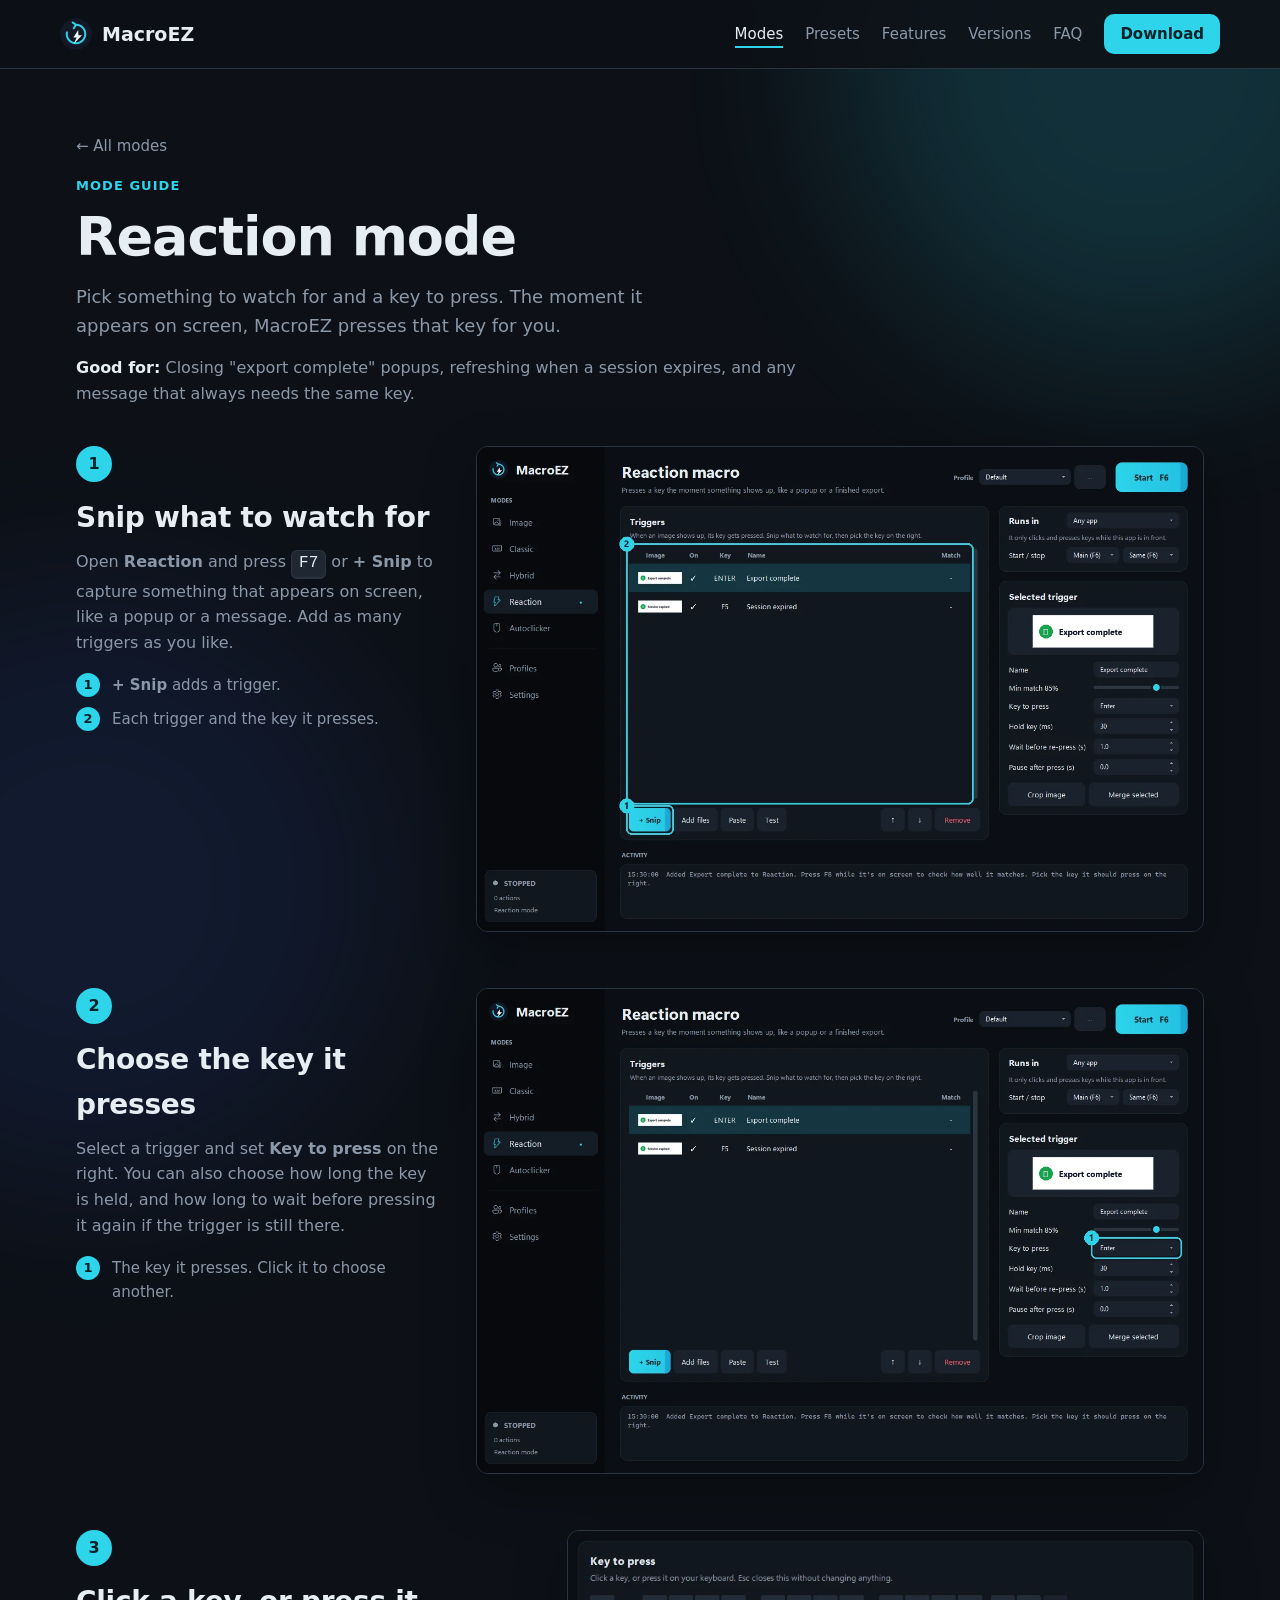
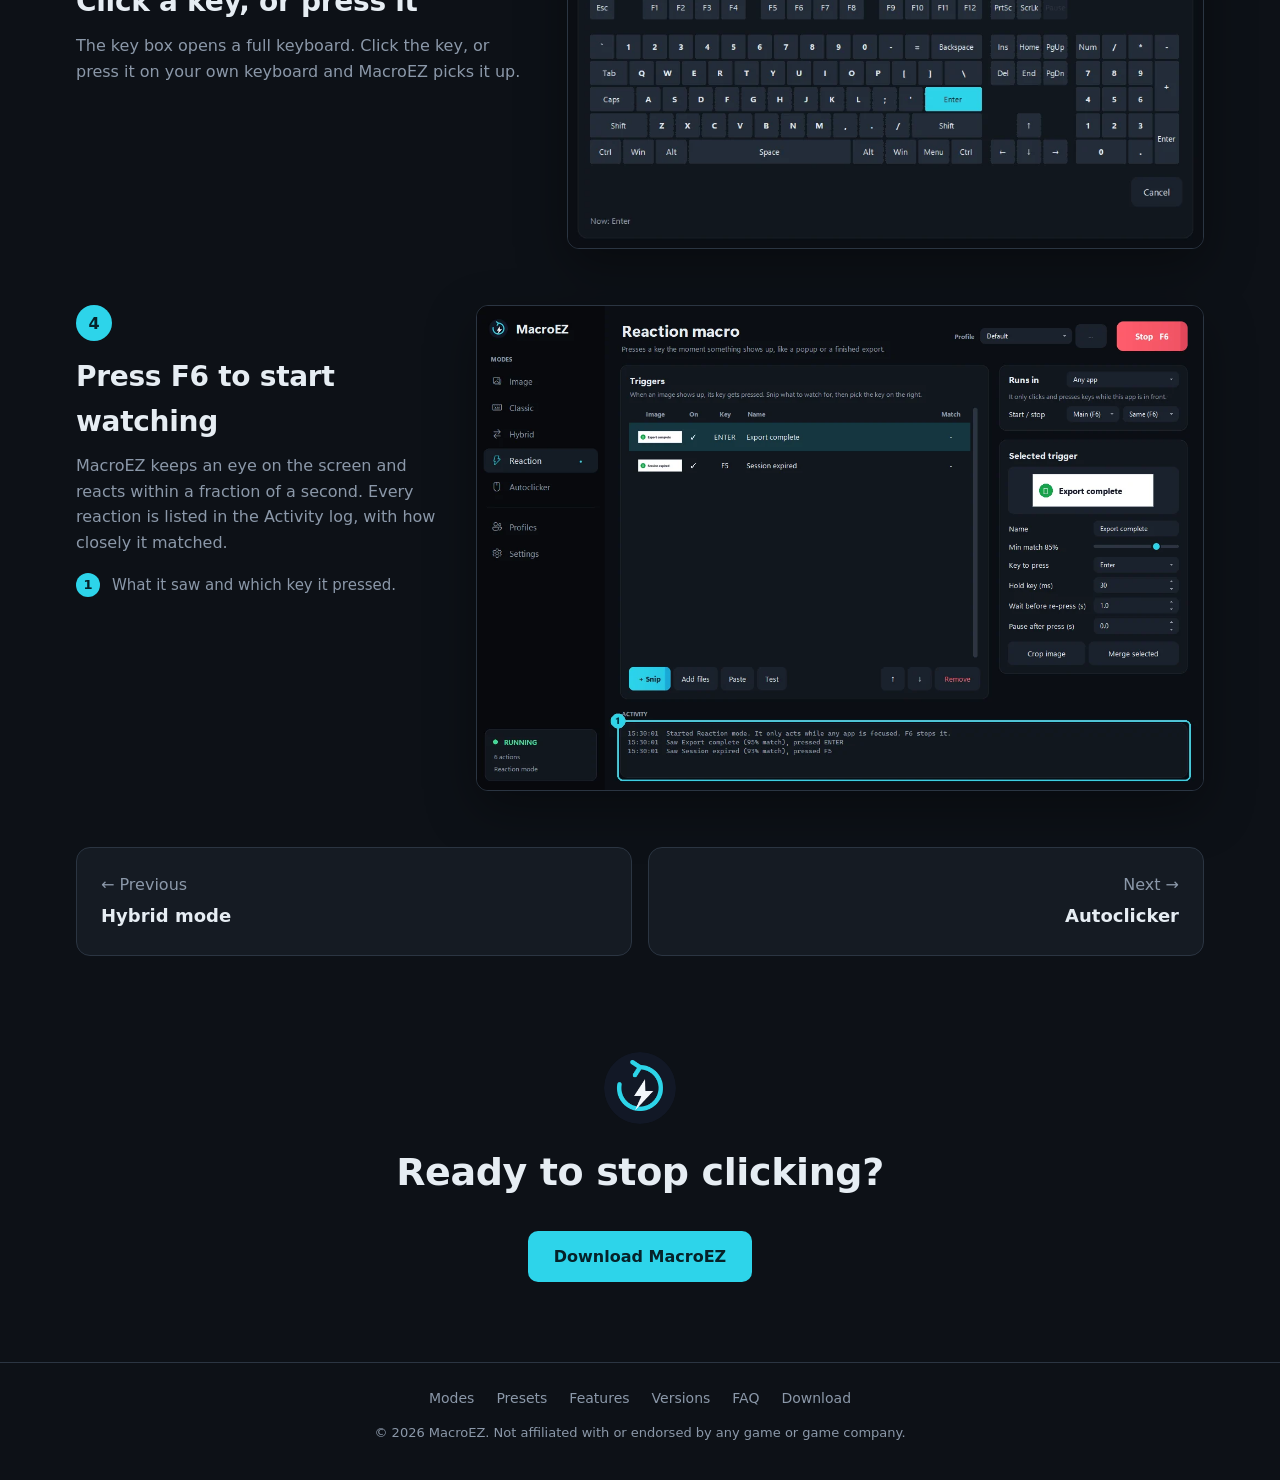
<file: modes/reaction/index.html>
<!doctype html>
<html lang="en" class="no-js">
<head>
  <meta charset="utf-8">
  <meta name="viewport" content="width=device-width, initial-scale=1">
  <title>Reaction mode guide · MacroEZ</title>
  <meta name="description" content="Step by step: how to use Reaction mode in MacroEZ. Pick something to watch for and a key to press. The moment it appears on screen, MacroEZ presses that key for you.">
  <meta property="og:title" content="Reaction mode guide · MacroEZ">
  <meta property="og:description" content="Step by step: how to use Reaction mode in MacroEZ. Pick something to watch for and a key to press. The moment it appears on screen, MacroEZ presses that key for you.">
  <meta property="og:image" content="https://macroez.com/assets/shot-image.webp">
  <meta property="og:url" content="https://macroez.com/modes/reaction/">
  <meta name="theme-color" content="#0d1117">
  <link rel="icon" href="/favicon.ico" sizes="any">
  <link rel="apple-touch-icon" href="/assets/apple-touch-icon.png">
  <link rel="stylesheet" href="/style.css">
  <script>document.documentElement.classList.replace("no-js", "js")</script>
</head>
<body>
  <header class="nav">
    <a class="brand" href="/"><img src="/assets/logo.png" alt="" width="32" height="32">MacroEZ</a>
    <nav aria-label="Main">
      <a href="/modes/" aria-current="page">Modes</a>
      <a href="/presets/">Presets</a>
      <a href="/features/">Features</a>
      <a href="/versions/">Versions</a>
      <a href="/faq/">FAQ</a>
      <a class="btn btn-small" href="/download/">Download</a>
    </nav>
  </header>

  <div class="glow glow-a" aria-hidden="true"></div><div class="glow glow-b" aria-hidden="true"></div>
  <main>
    <section class="page-head guide-head">
      <a class="back reveal" href="/modes/">← All modes</a>
      <p class="eyebrow reveal">Mode guide</p>
      <h1 class="reveal split" style="--delay: 60ms">Reaction mode</h1>
      <p class="lead reveal" style="--delay: 140ms">Pick something to watch for and a key to press. The moment it appears on screen, MacroEZ presses that key for you.</p>
      <p class="good-for reveal" style="--delay: 200ms"><strong>Good for:</strong> Closing "export complete" popups, refreshing when a session expires, and any message that always needs the same key.</p>
    </section>

    <section class="section tight guide">
      <article class="guide-step reveal">
        <div class="guide-text">
          <span class="step-num">1</span>
          <h2>Snip what to watch for</h2>
          <p>Open <strong>Reaction</strong> and press <kbd>F7</kbd> or <strong>+ Snip</strong> to capture something that appears on screen, like a popup or a message. Add as many triggers as you like.</p>
          <ol class="callouts">
            <li><strong>+ Snip</strong> adds a trigger.</li>
            <li>Each trigger and the key it presses.</li>
          </ol>
        </div>
        <figure class="guide-shot">
          <img src="/assets/guides/reaction-1.webp" alt="The Reaction page with Export complete and Session expired triggers" width="1320" height="880" loading="eager">
        </figure>
      </article>
      <article class="guide-step reveal">
        <div class="guide-text">
          <span class="step-num">2</span>
          <h2>Choose the key it presses</h2>
          <p>Select a trigger and set <strong>Key to press</strong> on the right. You can also choose how long the key is held, and how long to wait before pressing it again if the trigger is still there.</p>
          <ol class="callouts">
            <li>The key it presses. Click it to choose another.</li>
          </ol>
        </div>
        <figure class="guide-shot">
          <img src="/assets/guides/reaction-2.webp" alt="The Selected trigger panel with Enter as the key to press" width="1320" height="880" loading="lazy">
        </figure>
      </article>
      <article class="guide-step reveal guide-small">
        <div class="guide-text">
          <span class="step-num">3</span>
          <h2>Click a key, or press it</h2>
          <p>The key box opens a full keyboard. Click the key, or press it on your own keyboard and MacroEZ picks it up.</p>
        </div>
        <figure class="guide-shot">
          <img src="/assets/guides/reaction-3.webp" alt="The key picker with Enter selected" width="919" height="459" loading="lazy">
        </figure>
      </article>
      <article class="guide-step reveal">
        <div class="guide-text">
          <span class="step-num">4</span>
          <h2>Press F6 to start watching</h2>
          <p>MacroEZ keeps an eye on the screen and reacts within a fraction of a second. Every reaction is listed in the Activity log, with how closely it matched.</p>
          <ol class="callouts">
            <li>What it saw and which key it pressed.</li>
          </ol>
        </div>
        <figure class="guide-shot">
          <img src="/assets/guides/reaction-4.webp" alt="The activity log showing Enter pressed for Export complete and F5 for Session expired" width="1320" height="880" loading="lazy">
        </figure>
      </article>
    </section>

    <nav class="guide-pager" aria-label="Other modes">
      <a class="card link-card" href="/modes/hybrid/"><span class="muted">← Previous</span><strong>Hybrid mode</strong></a>
      <a class="card link-card next" href="/modes/autoclicker/"><span class="muted">Next →</span><strong>Autoclicker</strong></a>
    </nav>

    <section class="section final">
      <img class="reveal float" src="/assets/logo.png" alt="" width="72" height="72">
      <h2 class="reveal split" style="--delay: 80ms">Ready to stop clicking?</h2>
      <a class="btn shine reveal" style="--delay: 160ms" href="/download/">Download MacroEZ</a>
    </section>
  </main>

  <footer class="footer">
    <nav class="footer-links" aria-label="More">
      <a href="/modes/">Modes</a><a href="/presets/">Presets</a><a href="/features/">Features</a><a href="/versions/">Versions</a><a href="/faq/">FAQ</a><a href="/download/">Download</a>
    </nav>
    <p>© <span class="year">2026</span> MacroEZ. Not affiliated with or endorsed by any game or game company.</p>
  </footer>
  <script src="/site.js"></script>
</body>
</html>
</file>
<file: style.css>
:root {
  --bg: #0d1117;
  --panel: #151b23;
  --field: #1f2732;
  --line: #2b3542;
  --text: #e6edf3;
  --muted: #8b98a9;
  --accent: #2dd4ea;
  --accent-hover: #7ae6f3;
  --on-accent: #062229;
  --radius: 14px;
  color-scheme: dark;
}

* { box-sizing: border-box; }
html { scroll-behavior: smooth; }
body {
  margin: 0;
  overflow-x: hidden;
  background: var(--bg);
  color: var(--text);
  font: 16px/1.6 "Segoe UI Variable Text", "Segoe UI", system-ui, -apple-system, Roboto, sans-serif;
  -webkit-font-smoothing: antialiased;
}
img { max-width: 100%; height: auto; display: block; }
a { color: var(--accent); text-decoration: none; }
code { background: var(--field); padding: 1px 6px; border-radius: 6px; font-size: .92em; }

/* top bar */
.nav {
  position: sticky; top: 0; z-index: 10;
  display: flex; align-items: center; justify-content: space-between; gap: 16px;
  padding: 14px max(16px, calc((100% - 1160px) / 2));
  background: rgba(13, 17, 23, .85);
  backdrop-filter: blur(10px);
  border-bottom: 1px solid var(--line);
}
.brand { display: flex; align-items: center; gap: 10px; color: var(--text); font-weight: 700; font-size: 19px; }
.brand img { border-radius: 8px; }
.nav nav { display: flex; align-items: center; gap: 22px; }
.nav nav a { color: var(--muted); font-size: 15px; }
.nav nav a:hover { color: var(--text); }
.nav nav a.btn { color: var(--on-accent); }

/* buttons */
.btn {
  display: inline-flex; align-items: center; justify-content: center;
  padding: 13px 26px; border-radius: 10px;
  background: var(--accent); color: var(--on-accent);
  font-weight: 700; transition: background .15s, transform .15s;
}
.btn:hover { background: var(--accent-hover); transform: translateY(-1px); }
.btn-small { padding: 8px 16px; font-size: 14px; }
.btn-ghost { background: var(--field); color: var(--text); }
.btn-ghost:hover { background: var(--line); }

/* hero */
.hero {
  display: grid; grid-template-columns: minmax(0, 1fr) minmax(0, 1.25fr); gap: 48px; align-items: center;
  max-width: 1160px; margin: 0 auto; padding: 72px 16px 56px;
}
.eyebrow { color: var(--accent); font-weight: 700; font-size: 13px; letter-spacing: .08em; text-transform: uppercase; margin: 0 0 12px; }
h1 { font-size: clamp(40px, 6vw, 64px); line-height: 1.05; margin: 0 0 18px; letter-spacing: -.02em; }
.accent { color: var(--accent); }
.lead { color: var(--muted); font-size: 18px; margin: 0 0 28px; max-width: 520px; }
.cta { display: flex; flex-wrap: wrap; gap: 12px; }
.fine { color: var(--muted); font-size: 13px; margin-top: 14px; }
.showcase img {
  border-radius: var(--radius);
  border: 1px solid var(--line);
  box-shadow: 0 30px 80px -20px rgba(45, 212, 234, .25), 0 10px 30px rgba(0, 0, 0, .5);
}

/* sections */
.section { max-width: 1160px; margin: 0 auto; padding: 56px 16px; }
h2 { font-size: clamp(28px, 4vw, 38px); margin: 0 0 10px; letter-spacing: -.01em; }
.section-lead { color: var(--muted); margin: 0 0 32px; max-width: 640px; }
.cards { display: grid; grid-template-columns: repeat(4, minmax(0, 1fr)); gap: 16px; }
.cards-5 { grid-template-columns: repeat(6, minmax(0, 1fr)); }
.cards-5 > * { grid-column: span 2; }
.cards-5 > :nth-child(4) { grid-column: 2 / span 2; }
.tag { display: inline-block; vertical-align: middle; margin-left: 6px; padding: 2px 8px; border-radius: 999px; font-size: 11px;
  font-weight: 700; letter-spacing: .04em; text-transform: uppercase; color: var(--accent); background: var(--field);
  border: 1px solid var(--line); }
.wide-shot { margin: 32px 0 0; }
.wide-shot img { width: 100%; height: auto; border-radius: var(--radius); border: 1px solid var(--line); display: block; }
.card { background: var(--panel); border: 1px solid var(--line); border-radius: var(--radius); padding: 24px; }
.card h3 { margin: 14px 0 6px; font-size: 19px; }
.card p { margin: 0; color: var(--muted); font-size: 15px; }
.icon {
  width: 44px; height: 44px; border-radius: 11px; background: var(--field);
  display: grid; place-items: center;
}
.icon svg { width: 22px; height: 22px; fill: none; stroke: var(--accent); stroke-width: 2; stroke-linecap: round; stroke-linejoin: round; }

.showcase { display: grid; grid-template-columns: repeat(2, minmax(0, 1fr)); gap: 24px; }
.showcase figure { margin: 0; }
figcaption { color: var(--muted); font-size: 14px; margin-top: 12px; }

.features { list-style: none; padding: 0; margin: 24px 0 0; display: grid; grid-template-columns: repeat(2, minmax(0, 1fr)); gap: 14px 32px; }
.features li { padding-left: 28px; position: relative; color: var(--muted); }
.features li::before { content: ""; position: absolute; left: 4px; top: 10px; width: 9px; height: 9px; border-radius: 50%; background: var(--accent); }
.features strong { color: var(--text); }

.faq details { background: var(--panel); border: 1px solid var(--line); border-radius: 12px; padding: 16px 20px; margin-top: 12px; }
.faq summary { cursor: pointer; font-weight: 600; }
.faq details p { color: var(--muted); margin: 10px 0 0; }

.final { text-align: center; display: grid; justify-items: center; gap: 18px; padding-bottom: 80px; }
.final img { border-radius: 16px; }

.footer { border-top: 1px solid var(--line); text-align: center; color: var(--muted); font-size: 13px; padding: 24px 16px; }

/* mode guides */
.back { display: inline-block; color: var(--muted); text-decoration: none; margin-bottom: 18px; font-size: 15px; }
.back:hover { color: var(--accent); }
.good-for { color: var(--muted); max-width: 720px; margin: 14px 0 0; }
.good-for strong { color: var(--text); }
.guide { display: grid; gap: 56px; }
.guide-step { display: grid; grid-template-columns: minmax(0, 1fr) minmax(0, 2fr); gap: 36px; align-items: start; }
.guide-step.guide-small { grid-template-columns: minmax(0, 1fr) minmax(0, 1.4fr); }
.guide-step h2 { font-size: clamp(22px, 2.6vw, 28px); margin: 14px 0 8px; }
.guide-text p { color: var(--muted); margin: 0; }
.guide-text .step-num { position: static; }
.guide-shot { margin: 0; }
.guide-small .guide-shot { justify-self: start; }
.guide-shot img { display: block; width: 100%; height: auto; border-radius: 12px; border: 1px solid var(--line);
  box-shadow: 0 18px 50px rgba(0, 0, 0, .35); }
.guide-small .guide-shot img { width: auto; max-width: 100%; }
.callouts { list-style: none; counter-reset: callout; padding: 0; margin: 18px 0 0; display: grid; gap: 10px; }
.callouts li { counter-increment: callout; position: relative; padding-left: 36px; color: var(--muted); font-size: 15px; }
.callouts li::before { content: counter(callout); position: absolute; left: 0; top: 0; width: 24px; height: 24px;
  border-radius: 50%; background: var(--accent); color: #062229; font-weight: 700; font-size: 13px;
  display: grid; place-items: center; }
.guide-pager { display: grid; grid-template-columns: 1fr 1fr; gap: 16px; max-width: 1160px; margin: 0 auto;
  padding: 0 16px 40px; }
.guide-pager .card { display: grid; gap: 4px; text-decoration: none; color: var(--text); }
.guide-pager .next { text-align: right; }
.guide-pager strong { font-size: 18px; }

/* macro presets */
.preset-tools { display: flex; flex-wrap: wrap; gap: 12px; align-items: center; margin-bottom: 20px; }
.preset-tools input { flex: 1 1 240px; background: var(--field); border: 1px solid var(--line); color: var(--text);
  border-radius: 10px; padding: 10px 14px; font: inherit; }
.preset-tools input:focus { outline: 2px solid var(--accent); outline-offset: 1px; }
.chips { display: flex; flex-wrap: wrap; gap: 8px; }
.chip { background: var(--field); color: var(--muted); border: 1px solid var(--line); border-radius: 999px;
  padding: 7px 14px; font: inherit; font-size: 14px; cursor: pointer; }
.chip:hover { color: var(--text); }
.chip.on { background: var(--accent); color: #062229; border-color: var(--accent); font-weight: 600; }
.preset-grid { display: grid; grid-template-columns: repeat(3, minmax(0, 1fr)); gap: 16px; }
.preset { display: flex; flex-direction: column; gap: 8px; }
.preset h3 { margin: 4px 0 0; }
.preset .tag { margin-left: 0; }
.preset-top { display: flex; align-items: center; justify-content: space-between; gap: 8px; font-size: 14px; }
.preset-facts { font-size: 14px; }
.preset-warn { color: #f5b94f !important; font-size: 14px; }
.preset-actions { display: flex; flex-wrap: wrap; gap: 8px; margin-top: auto; padding-top: 8px; }
.preset-report { margin-left: auto; align-self: center; font-size: 13px; color: var(--muted); }
.preset-report:hover { color: #ff5d6c; }
.preset.highlight { border-color: var(--accent); box-shadow: 0 0 0 2px var(--accent); }
.fine-print { font-size: 14px; margin-top: 20px; }
.center { text-align: center; }

/* phones and small tablets */
@media (max-width: 900px) {
  .hero { grid-template-columns: minmax(0, 1fr); padding-top: 40px; }
  .cards { grid-template-columns: repeat(2, minmax(0, 1fr)); }
  .cards-5 > *, .cards-5 > :nth-child(4) { grid-column: auto; }
  .cards-5 > :last-child { grid-column: 1 / -1; }
  .showcase, .features { grid-template-columns: minmax(0, 1fr); }
  .guide-step, .guide-step.guide-small { grid-template-columns: minmax(0, 1fr); gap: 18px; }
  .guide { gap: 44px; }
  .preset-grid { grid-template-columns: minmax(0, 1fr); }
}
@media (max-width: 560px) {
  .cards { grid-template-columns: minmax(0, 1fr); }
  .nav nav a:not(.btn) { display: none; }
  .cta .btn { flex: 1 1 100%; }
}

/* ---------- showcase video (top of the page) ---------- */
.hero { position: relative; }
.showcase-frame {
  position: relative; overflow: hidden;
  border-radius: var(--radius);
  border: 1px solid var(--line);
  background: var(--panel);
  box-shadow: 0 30px 80px -20px rgba(45, 212, 234, .35), 0 10px 30px rgba(0, 0, 0, .5);
}
.showcase-frame::before {  /* slow glowing edge */
  content: ""; position: absolute; inset: -40%; z-index: 0;
  background: conic-gradient(from 0deg, transparent 0 70%, rgba(45, 212, 234, .55) 80%, transparent 90%);
  animation: spin 7s linear infinite;
}
.showcase-frame::after {
  content: ""; position: absolute; inset: 1px; z-index: 0;
  border-radius: calc(var(--radius) - 1px); background: var(--panel);
}
.frame-bar, .showcase-frame video, .showcase-frame iframe, .sound { position: relative; z-index: 1; }
.frame-bar { display: flex; align-items: center; gap: 7px; padding: 10px 14px; border-bottom: 1px solid var(--line); }
.frame-bar span { width: 10px; height: 10px; border-radius: 50%; background: var(--line); }
.frame-bar span:first-child { background: #ff5d6c; }
.frame-bar span:nth-child(2) { background: #f5b94f; }
.frame-bar span:nth-child(3) { background: #3ddc97; }
.frame-bar em { margin-left: 8px; font-style: normal; font-size: 12px; color: var(--muted); }
.showcase-frame video, .showcase-frame iframe {
  display: block; width: 100%; aspect-ratio: 16 / 10.5; border: 0;
  background: var(--bg); object-fit: cover;
}
.showcase-frame iframe { aspect-ratio: 16 / 9; }
.sound {
  position: absolute; right: 14px; bottom: 14px;
  display: inline-flex; align-items: center; gap: 8px;
  padding: 8px 14px; border: 0; border-radius: 999px; cursor: pointer;
  background: rgba(13, 17, 23, .75); color: var(--text); font: inherit; font-size: 13px; font-weight: 600;
  backdrop-filter: blur(6px); transition: background .2s;
}
.sound:hover { background: rgba(45, 212, 234, .9); color: var(--on-accent); }
.sound svg { width: 18px; height: 18px; fill: none; stroke: currentColor; stroke-width: 2; stroke-linecap: round; stroke-linejoin: round; }
.sound .wave { display: none; }
.sound[aria-pressed="true"] .wave { display: inline; }
.sound[aria-pressed="true"] .mute { display: none; }

/* ---------- background glow ---------- */
.glow {
  position: fixed; z-index: -1; width: 46vmax; height: 46vmax; border-radius: 50%;
  filter: blur(90px); opacity: .16; pointer-events: none;
}
.glow-a { background: #2dd4ea; top: -18vmax; right: -12vmax; animation: drift 18s ease-in-out infinite alternate; }
.glow-b { background: #3b6cff; bottom: -22vmax; left: -16vmax; opacity: .1; animation: drift 22s ease-in-out infinite alternate-reverse; }

/* ---------- scroll-in animations ---------- */
.js .reveal:not(.in) { opacity: 0; }
.js .reveal.in { animation: rise .8s cubic-bezier(.2, .7, .2, 1) var(--delay, 0ms) backwards; }
.accent {
  background: linear-gradient(90deg, #2dd4ea, #7ae6f3, #2dd4ea);
  background-size: 200% auto; -webkit-background-clip: text; background-clip: text; color: transparent;
  animation: sheen 4s linear infinite;
}

/* ---------- buttons and cards ---------- */
.shine { position: relative; overflow: hidden; }
.shine::after {
  content: ""; position: absolute; top: 0; left: -60%; width: 40%; height: 100%;
  background: linear-gradient(100deg, transparent, rgba(255, 255, 255, .55), transparent);
  transform: skewX(-20deg); animation: sweep 3.6s ease-in-out infinite;
}
.card {
  position: relative; overflow: hidden;
  transition: transform .25s ease, border-color .25s ease, box-shadow .25s ease;
}
.card::before {  /* soft light that follows the mouse */
  content: ""; position: absolute; inset: 0; pointer-events: none; opacity: 0; transition: opacity .25s;
  background: radial-gradient(260px circle at var(--mx, 50%) var(--my, 50%), rgba(45, 212, 234, .14), transparent 70%);
}
.card:hover { border-color: rgba(45, 212, 234, .45); box-shadow: 0 18px 40px -18px rgba(45, 212, 234, .35); }
.card:hover::before { opacity: 1; }
.card:hover .icon { animation: pop .5s ease; }
.showcase figure img { transition: transform .4s ease, box-shadow .4s ease; }
.showcase figure:hover img { transform: translateY(-6px) scale(1.01); }
.faq details { transition: border-color .2s; }
.faq details:hover, .faq details[open] { border-color: rgba(45, 212, 234, .4); }
.faq details[open] p { animation: rise .35s ease; }
.float { animation: float 4s ease-in-out infinite; }

@keyframes rise { from { opacity: 0; transform: translateY(26px); } to { opacity: 1; transform: none; } }
@keyframes spin { to { transform: rotate(360deg); } }
@keyframes drift { to { transform: translate(-8vmax, 6vmax) scale(1.15); } }
@keyframes sheen { to { background-position: 200% center; } }
@keyframes sweep { 0%, 55% { left: -60%; } 100% { left: 130%; } }
@keyframes pop { 50% { transform: scale(1.15) rotate(-6deg); } }
@keyframes float { 50% { transform: translateY(-8px); } }


.js .reveal.in.float { animation: rise .8s cubic-bezier(.2, .7, .2, 1) var(--delay, 0ms) backwards, float 4s ease-in-out 1s infinite; }
.sound[hidden] { display: none; }

/* ---------- text animations ---------- */
.split .word { display: inline-block; }
.js .split.reveal:not(.in) { opacity: 1; }
.js .split.reveal:not(.in) .word { opacity: 0; }
.js .split.reveal.in { animation: none; }
.js .split.reveal.in .word {
  animation: word-in .75s cubic-bezier(.2, .7, .2, 1) calc(var(--delay, 0ms) + var(--i, 0) * 75ms) backwards;
}
.js .split.reveal.in .accent.word {
  animation: word-in .75s cubic-bezier(.2, .7, .2, 1) calc(var(--delay, 0ms) + var(--i, 0) * 75ms) backwards,
             sheen 4s linear infinite;
}
.rotator { display: inline-block; transition: opacity .35s ease, transform .35s ease, filter .35s ease; }
.rotator.swap { opacity: 0; transform: translateY(-.35em); filter: blur(6px); }
kbd {
  display: inline-block; padding: 0 7px; border-radius: 6px; font: 600 .85em/1.6 inherit;
  background: var(--field); color: var(--text); border: 1px solid var(--line); border-bottom-width: 2px;
}
.brand img, .final img { border-radius: 50%; }

@keyframes mark-in { from { opacity: 0; transform: scale(.55) rotate(-25deg); filter: blur(10px); } }
@keyframes letter-in { from { opacity: 0; transform: translateY(.6em) rotate(8deg); filter: blur(6px); } }
@keyframes word-in { from { opacity: 0; transform: translateY(.55em) rotate(3deg); filter: blur(8px); } }
@keyframes fade-in { from { opacity: 0; } }
@keyframes fill { from { transform: scaleX(0); } }


/* "Reduce motion" (Windows animation effects off): keep the fades, drop the movement */
@media (prefers-reduced-motion: reduce) {
  html { scroll-behavior: auto; }
  .glow, .float, .js .reveal.in.float { animation: none !important; }
  .showcase-frame::before, .shine::after { display: none; }
  .card, .card:hover, .showcase figure:hover img { transform: none !important; }
  .rotator.swap { transform: none; filter: none; }
  @keyframes rise { from { opacity: 0; } }
  @keyframes word-in { from { opacity: 0; } }
  @keyframes letter-in { from { opacity: 0; } }
  @keyframes mark-in { from { opacity: 0; } }
}
/* what people use it for */
.uses { list-style: none; padding: 0; margin: -12px 0 30px; display: flex; flex-wrap: wrap; gap: 10px; }
.uses li {
  padding: 7px 14px; border-radius: 999px; font-size: 14px; color: var(--text);
  background: var(--panel); border: 1px solid var(--line);
}

/* ---------- separate pages ---------- */
.nav nav a[aria-current="page"]:not(.btn) { color: var(--text); box-shadow: 0 2px 0 var(--accent); }
.page-head { max-width: 1160px; margin: 0 auto; padding: 64px 16px 8px; }
.page-head h1 { font-size: clamp(36px, 5vw, 54px); }
.page-head .lead { max-width: 640px; margin-bottom: 0; }
.section.tight { padding-top: 32px; }
.uses { margin: 0 0 28px; }
.muted { color: var(--muted); }
.center { text-align: center; }

.cards-3 { grid-template-columns: repeat(3, minmax(0, 1fr)); }
.link-card { display: block; color: var(--text); }
.link-card .more { display: inline-block; margin-top: 14px; color: var(--accent); font-weight: 600; font-size: 15px; }
.link-card .more span { display: inline-block; transition: transform .2s; }
.link-card:hover .more span { transform: translateX(4px); }

.footer-links { display: flex; flex-wrap: wrap; justify-content: center; gap: 6px 22px; margin-bottom: 10px; }
.footer-links a { color: var(--muted); font-size: 14px; }
.footer-links a:hover { color: var(--text); }

/* download page */
.download { padding-top: 72px; }
.dl-panel {
  max-width: 620px; margin: 0 auto; text-align: center;
  display: grid; justify-items: center; gap: 6px;
  background: var(--panel); border: 1px solid var(--line); border-radius: 22px; padding: 44px 28px 34px;
  box-shadow: 0 30px 80px -30px rgba(45, 212, 234, .35);
}
.dl-panel img { border-radius: 50%; margin-bottom: 10px; }
.dl-panel h1 { font-size: clamp(34px, 5vw, 48px); margin: 0; }
.dl-meta { color: var(--muted); margin: 0 0 22px; min-height: 1.6em; }
.btn-big { gap: 10px; padding: 18px 44px; font-size: 19px; border-radius: 14px; }
.btn-big svg { width: 22px; height: 22px; fill: none; stroke: currentColor; stroke-width: 2.4; stroke-linecap: round; stroke-linejoin: round; }
.dl-panel .fine { margin-top: 16px; }
.steps { list-style: none; padding: 0; margin: 24px 0 28px; display: grid; grid-template-columns: repeat(3, minmax(0, 1fr)); gap: 16px; }
.steps-4 { grid-template-columns: repeat(4, minmax(0, 1fr)); }
.os-pick { justify-content: center; margin-top: 4px; }
[data-os-panel][hidden] { display: none; }
.step-num {
  display: grid; place-items: center; width: 36px; height: 36px; border-radius: 50%;
  background: var(--accent); color: var(--on-accent); font-weight: 800;
}

/* versions page */
.releases { display: grid; gap: 18px; max-width: 820px; }
.release { background: var(--panel); border: 1px solid var(--line); border-radius: var(--radius); padding: 24px 26px; }
.release header { display: flex; flex-wrap: wrap; align-items: center; gap: 8px 12px; margin-bottom: 8px; }
.release header h2 { font-size: 24px; margin: 0; }
.release time { color: var(--muted); font-size: 14px; margin-left: auto; }
.badge { padding: 3px 10px; border-radius: 999px; background: rgba(45, 212, 234, .15); color: var(--accent); font-size: 12px; font-weight: 700; letter-spacing: .04em; text-transform: uppercase; }
.badge-muted { background: var(--field); color: var(--muted); }
.notes { color: var(--muted); }
.notes h1, .notes h2, .notes h3, .notes h4 { color: var(--text); font-size: 17px; margin: 16px 0 6px; }
.notes p { margin: 8px 0; }
.notes ul, .notes ol { margin: 6px 0; padding-left: 22px; }
.notes strong { color: var(--text); }
.notes img { border-radius: 8px; }
.release > .btn { margin-top: 14px; }
.loading { animation: fade-in 1s ease infinite alternate; }

@media (max-width: 1100px) {
  .steps-4 { grid-template-columns: repeat(2, minmax(0, 1fr)); }
}
@media (max-width: 900px) {
  .cards-3, .steps { grid-template-columns: minmax(0, 1fr); }
}
@media (max-width: 560px) {
  .nav { flex-wrap: wrap; row-gap: 8px; }
  .nav nav { width: 100%; gap: 18px; overflow-x: auto; }
  .nav nav a:not(.btn) { display: inline; white-space: nowrap; }
  .nav nav a[href="/versions/"], .nav nav a[href="/faq/"] { display: none; }  /* still in the footer */
  .nav nav .btn { margin-left: auto; }
  .release time { margin-left: 0; width: 100%; }
  .btn-big { width: 100%; }
}
</file>
